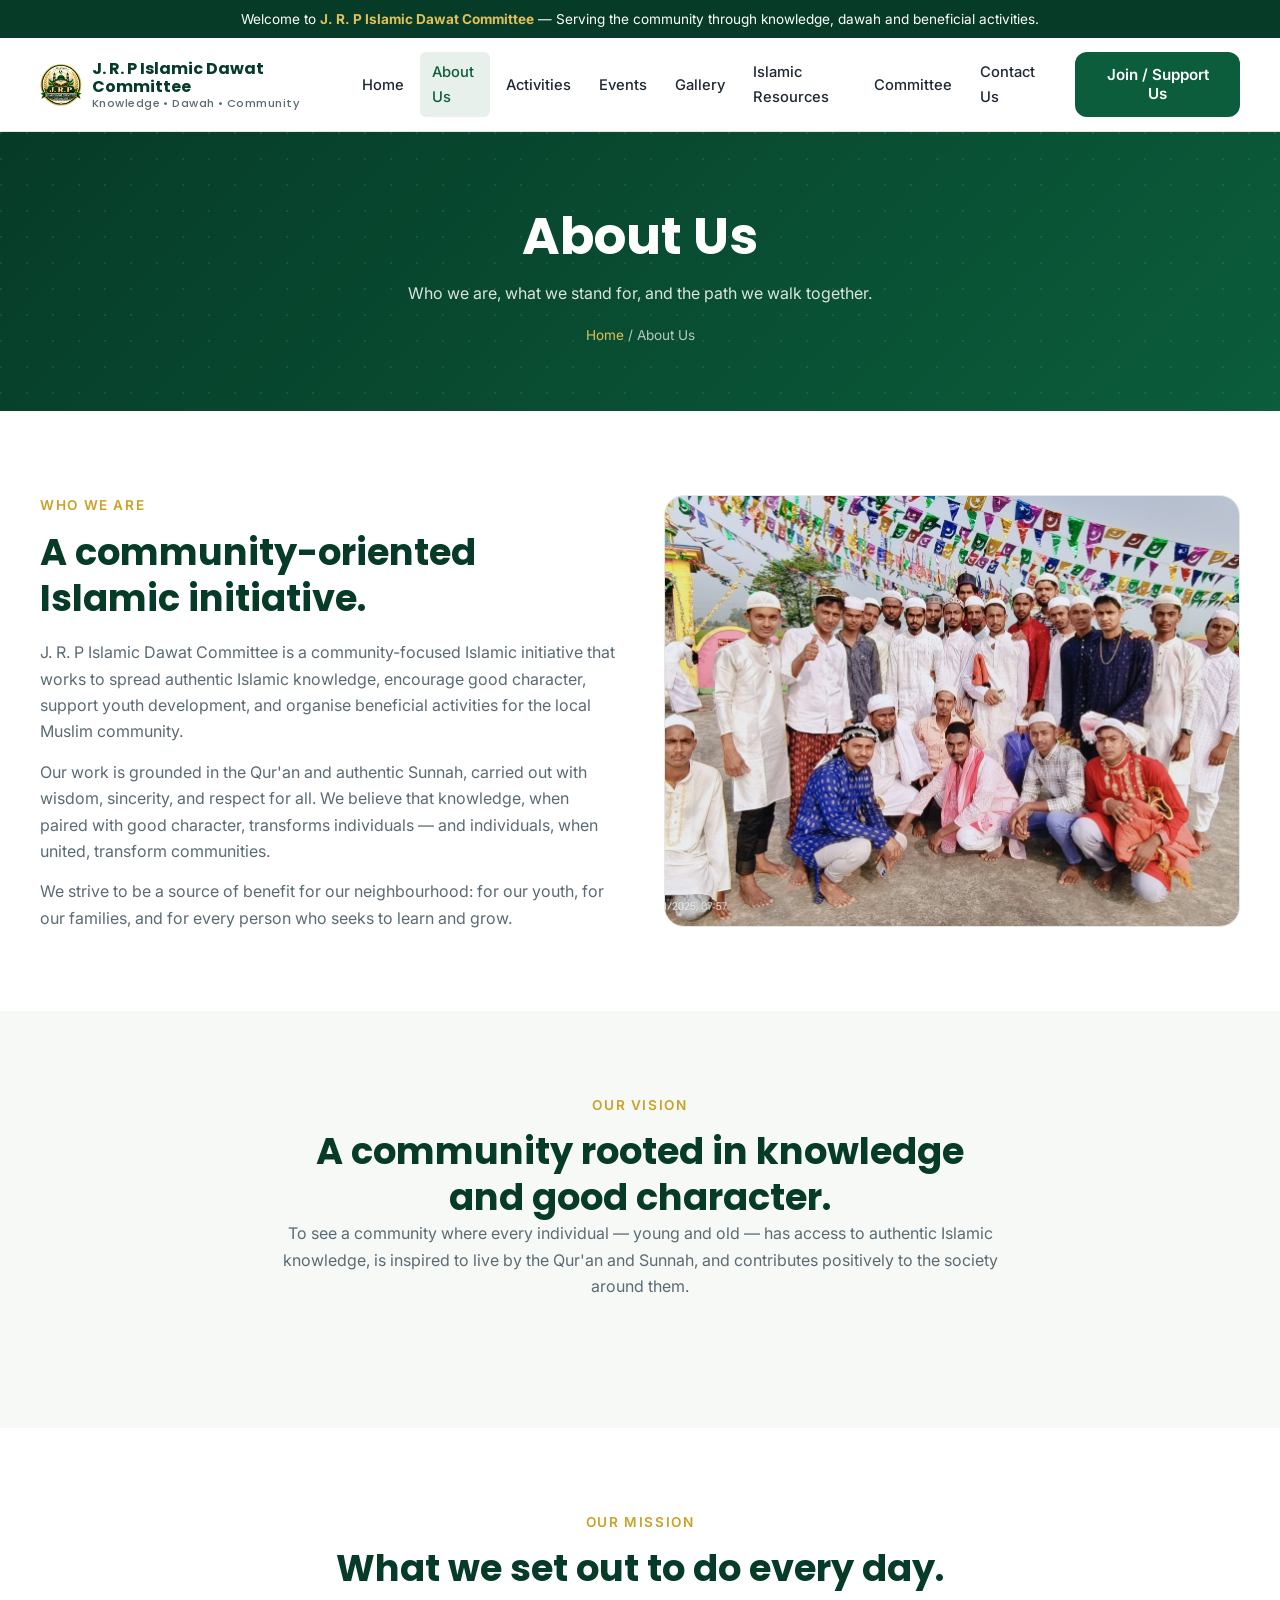
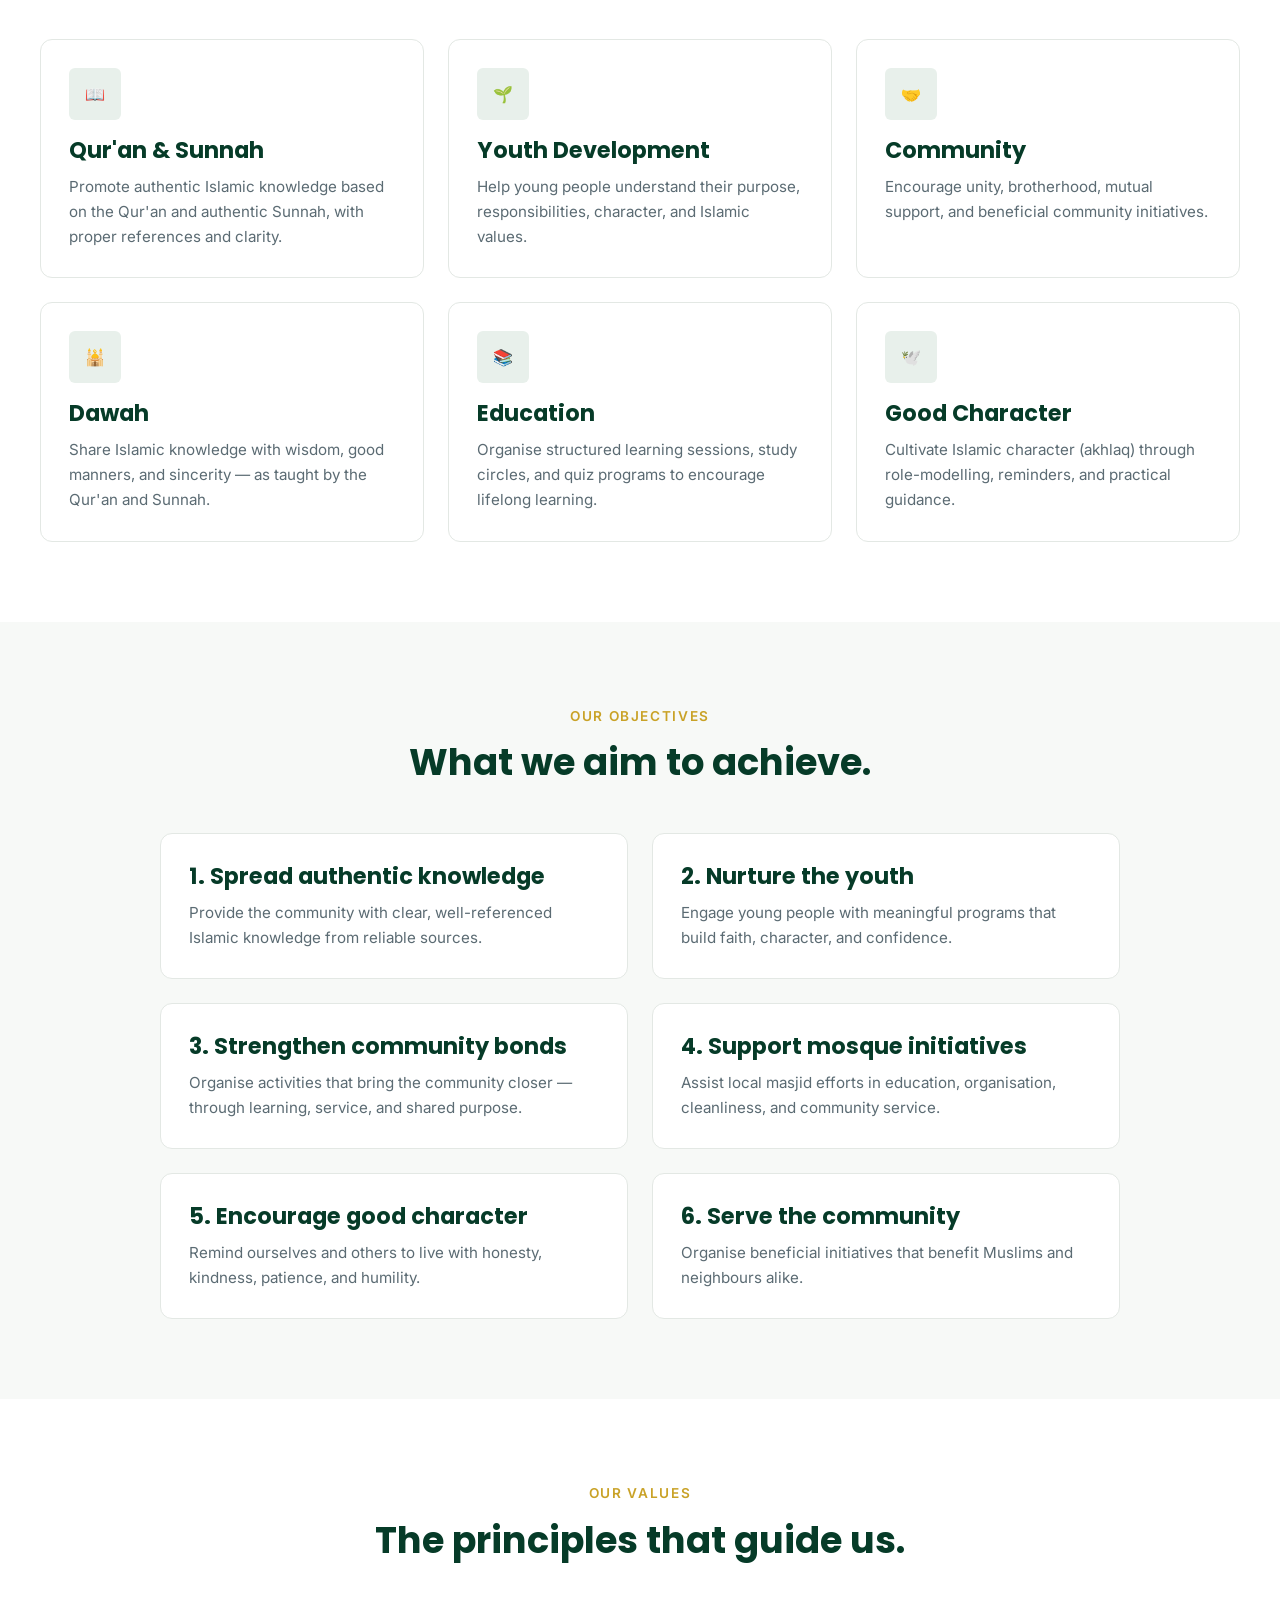
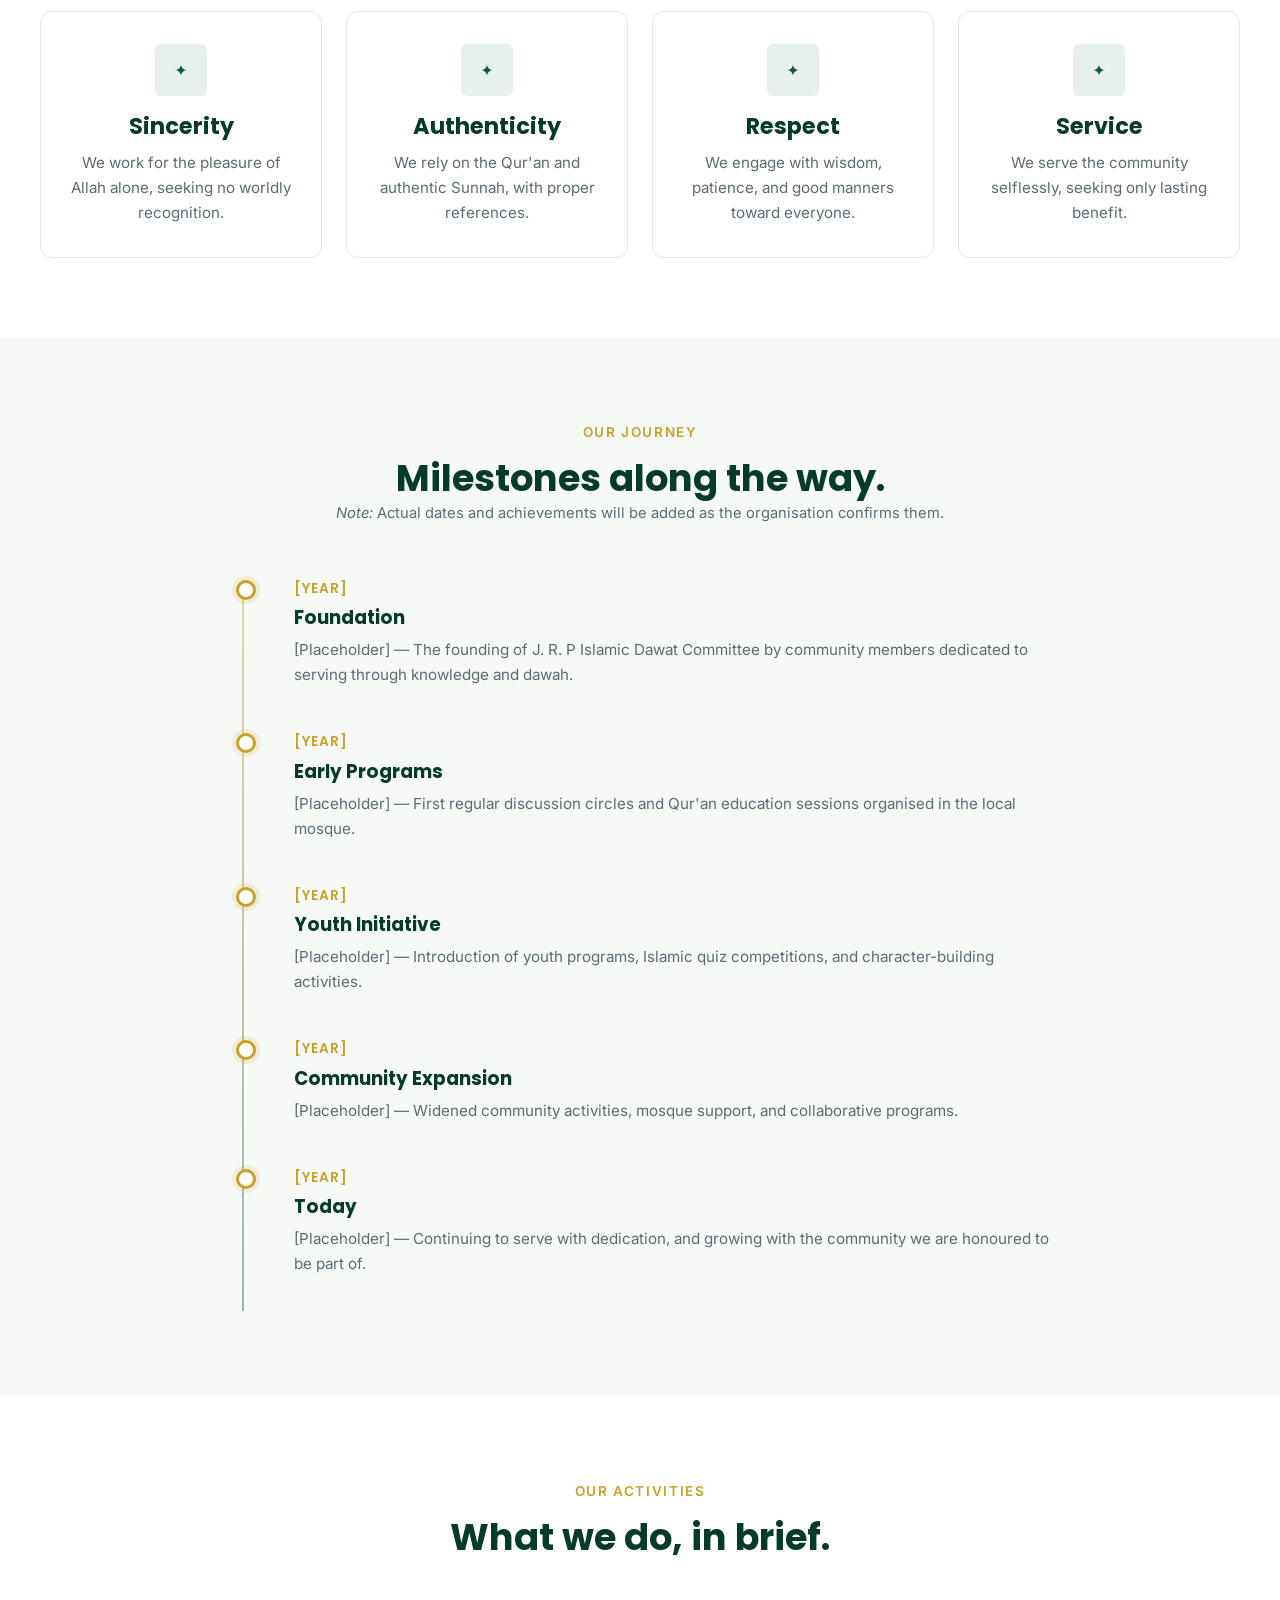
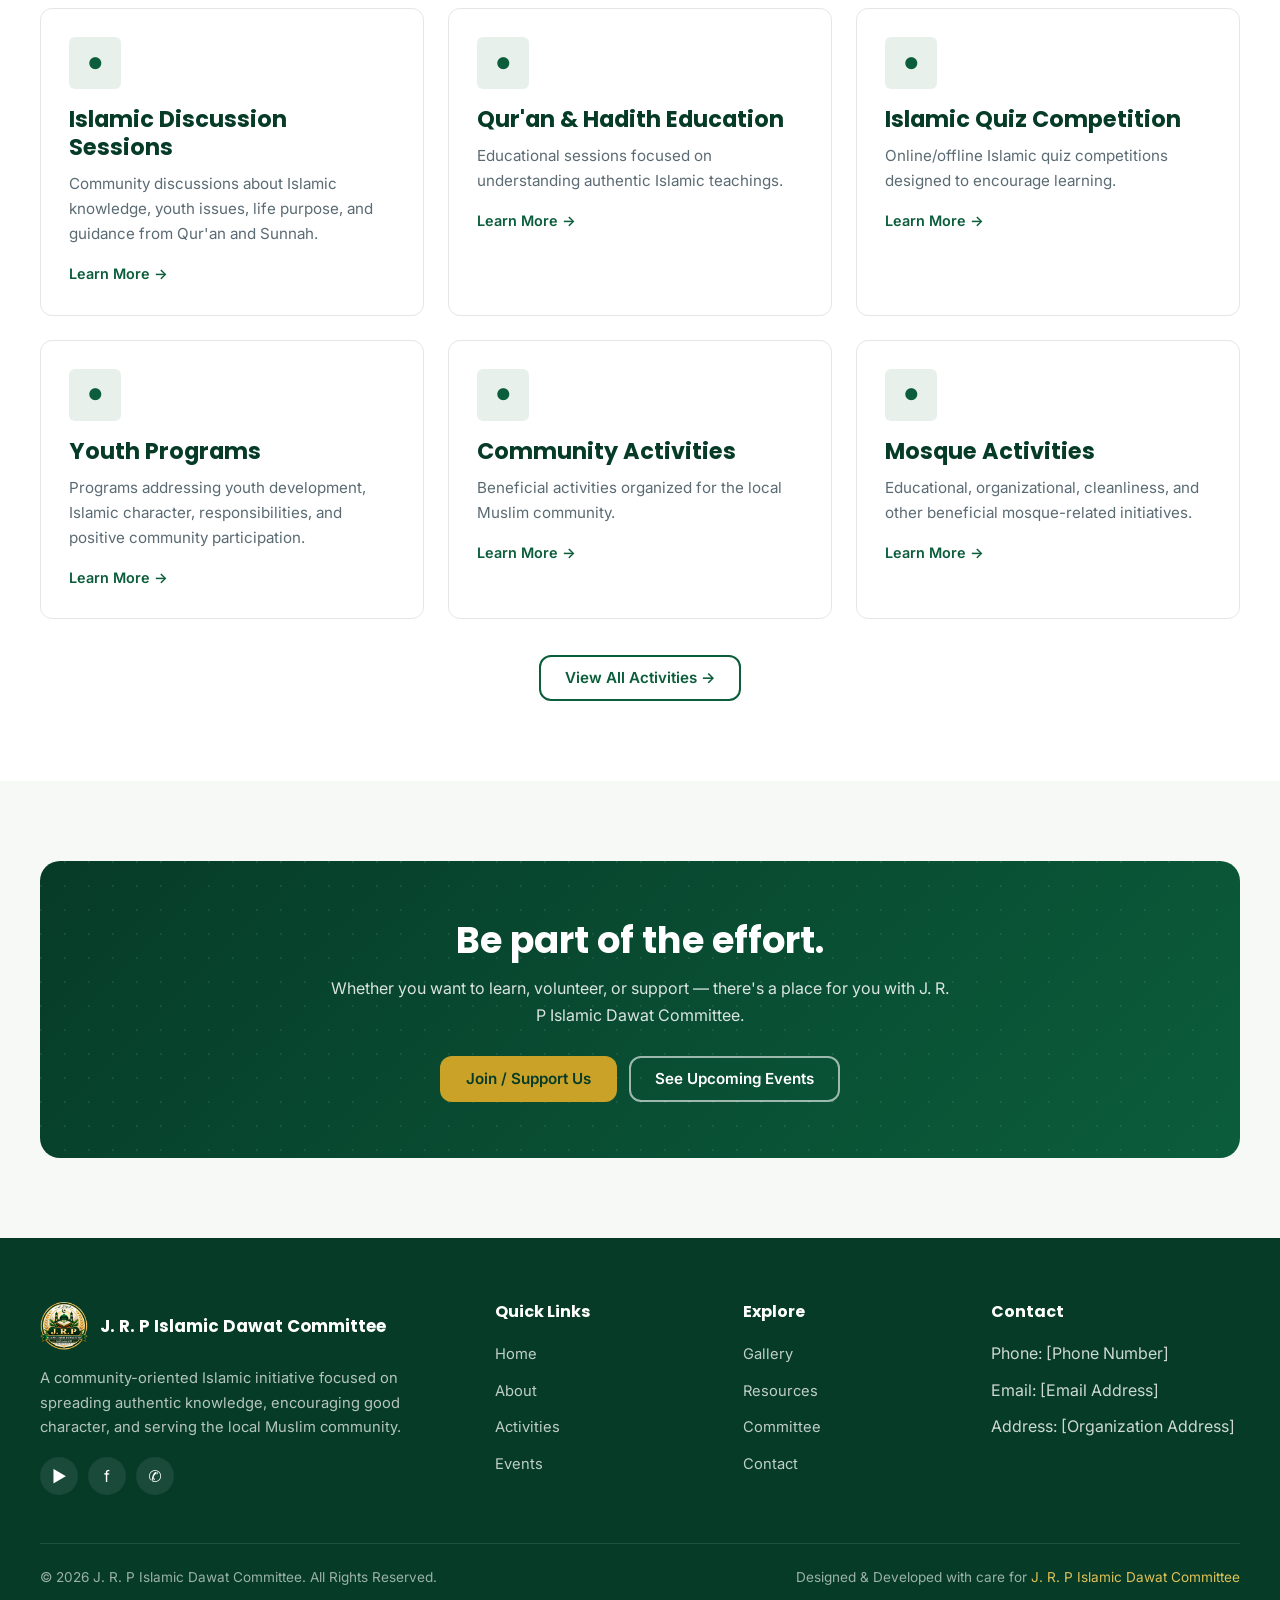
<file: about.html>
<!DOCTYPE html>
<html lang="en">
<head>
<meta charset="UTF-8" />
<meta name="viewport" content="width=device-width, initial-scale=1.0" />
<title>About Us | J. R. P Islamic Dawat Committee</title>
<meta name="description" content="Learn about J. R. P Islamic Dawat Committee — our vision, mission, objectives, values, and journey as a community-focused Islamic dawah organisation." />
<meta name="keywords" content="About J. R. P Islamic Dawat Committee, Islamic organisation, dawah, community, vision, mission" />
<meta property="og:title" content="About Us — J. R. P Islamic Dawat Committee" />
<meta property="og:description" content="Our vision, mission, objectives, values, and journey." />
<meta property="og:type" content="website" />
<link rel="icon" href="images/favicon.ico" />
<link rel="preconnect" href="https://fonts.googleapis.com" />
<link rel="preconnect" href="https://fonts.gstatic.com" crossorigin />
<link href="https://fonts.googleapis.com/css2?family=Inter:wght@400;500;600;700&family=Poppins:wght@500;600;700&family=Noto+Sans+Bengali:wght@400;500;600;700&display=swap" rel="stylesheet" />
<link rel="stylesheet" href="css/style.css" />
<link rel="stylesheet" href="css/responsive.css" />
<style>
  /* ---- Page-specific: Timeline ---- */
  .timeline { position: relative; max-width: 820px; margin: 0 auto; padding-left: 40px; }
  .timeline::before {
    content: ""; position: absolute; left: 12px; top: 6px; bottom: 6px;
    width: 2px; background: linear-gradient(180deg, var(--gold), var(--primary-green));
    opacity: 0.4;
  }
  .timeline__item { position: relative; padding: 0 0 40px 24px; }
  .timeline__item::before {
    content: ""; position: absolute; left: -34px; top: 6px;
    width: 14px; height: 14px; border-radius: 50%;
    background: var(--white); border: 3px solid var(--gold);
    box-shadow: 0 0 0 4px rgba(201,162,39,0.15);
  }
  .timeline__date {
    display: inline-block; font-family: 'Poppins', sans-serif; font-weight: 600;
    color: var(--gold); font-size: 0.85rem; letter-spacing: 0.08em;
    text-transform: uppercase; margin-bottom: 6px;
  }
  .timeline__item h3 { font-size: 1.15rem; margin-bottom: 8px; }
  .timeline__item p { font-size: 0.95rem; }
  .value-card { text-align: center; padding: 32px 24px; }
  .value-card .card__icon { margin: 0 auto 16px; }
  .about-intro {
    display: grid; grid-template-columns: 1fr 1fr; gap: 48px; align-items: center;
  }
  .about-intro__visual {
    aspect-ratio: 4/3; border-radius: var(--radius-lg);
    background: linear-gradient(135deg, var(--light-green), #fff);
    border: 1px solid var(--border);
    display: flex; align-items: center; justify-content: center;
    overflow: hidden; position: relative;
  }
  .about-intro__visual::before {
    content: ""; position: absolute; inset: 0;
    background-image: radial-gradient(circle at 1px 1px, rgba(11,93,59,0.12) 1px, transparent 0);
    background-size: 22px 22px; pointer-events: none;
  }
  .about-intro__visual img { width: 100%; height: 100%; object-fit: cover; position: relative; }
  @media (max-width: 880px) {
    .about-intro { grid-template-columns: 1fr; gap: 32px; }
    .timeline { padding-left: 30px; }
  }
</style>
</head>
<body>

<!-- Announcement Bar -->
<div class="announcement" role="region" aria-label="Announcement">
  Welcome to <strong>J. R. P Islamic Dawat Committee</strong> — Serving the community through knowledge, dawah and beneficial activities.
</div>

<!-- Navbar -->
<header class="navbar">
  <div class="container navbar__inner">
    <a href="index.html" class="navbar__brand" aria-label="Home">
      <img src="images/logo.png" alt="J. R. P Islamic Dawat Committee logo" />
      <span>
        J. R. P Islamic Dawat Committee
        <small>Knowledge • Dawah • Community</small>
      </span>
    </a>
    <nav class="navbar__nav" id="primaryNav" aria-label="Primary">
      <a href="index.html">Home</a>
      <a href="about.html">About Us</a>
      <a href="activities.html">Activities</a>
      <a href="events.html">Events</a>
      <a href="gallery.html">Gallery</a>
      <a href="resources.html">Islamic Resources</a>
      <a href="committee.html">Committee</a>
      <a href="contact.html">Contact Us</a>
    </nav>
    <a href="contact.html" class="btn btn--primary navbar__cta">Join / Support Us</a>
    <button class="navbar__toggle" aria-label="Toggle navigation" aria-controls="primaryNav" aria-expanded="false">
      <span></span><span></span><span></span>
    </button>
  </div>
</header>

<main>

  <!-- Page Header -->
  <section class="page-header">
    <div class="container">
      <h1>About Us</h1>
      <p>Who we are, what we stand for, and the path we walk together.</p>
      <div class="breadcrumb"><a href="index.html">Home</a> / About Us</div>
    </div>
  </section>

  <!-- Who We Are -->
  <section class="section">
    <div class="container">
      <div class="about-intro">
        <div class="reveal">
          <span class="eyebrow" style="color:var(--gold);font-weight:600;letter-spacing:.12em;text-transform:uppercase;font-size:.85rem;">Who We Are</span>
          <h2 style="margin:12px 0 18px;">A community-oriented Islamic initiative.</h2>
          <p style="margin-bottom:14px;">J. R. P Islamic Dawat Committee is a community-focused Islamic initiative that works to spread authentic Islamic knowledge, encourage good character, support youth development, and organise beneficial activities for the local Muslim community.</p>
          <p style="margin-bottom:14px;">Our work is grounded in the Qur'an and authentic Sunnah, carried out with wisdom, sincerity, and respect for all. We believe that knowledge, when paired with good character, transforms individuals — and individuals, when united, transform communities.</p>
          <p>We strive to be a source of benefit for our neighbourhood: for our youth, for our families, and for every person who seeks to learn and grow.</p>
        </div>
        <div class="about-intro__visual reveal">
          <img src="images/hero/about-preview.jpg" alt="Community gathering organised by J. R. P Islamic Dawat Committee" loading="lazy"
               onerror="this.style.display='none';this.parentElement.innerHTML='<span style=\'font-family:Poppins;font-weight:600;color:var(--primary-green);opacity:.55;position:relative;z-index:1;\'>[Community Photo]</span>';" />
        </div>
      </div>
    </div>
  </section>

  <!-- Vision -->
  <section class="section section--alt">
    <div class="container">
      <div class="section-header reveal">
        <span class="eyebrow">Our Vision</span>
        <h2>A community rooted in knowledge and good character.</h2>
        <p>To see a community where every individual — young and old — has access to authentic Islamic knowledge, is inspired to live by the Qur'an and Sunnah, and contributes positively to the society around them.</p>
      </div>
    </div>
  </section>

  <!-- Mission -->
  <section class="section">
    <div class="container">
      <div class="section-header reveal">
        <span class="eyebrow">Our Mission</span>
        <h2>What we set out to do every day.</h2>
      </div>
      <div class="grid grid--3">
        <article class="card reveal">
          <div class="card__icon" aria-hidden="true">📖</div>
          <h3>Qur'an &amp; Sunnah</h3>
          <p>Promote authentic Islamic knowledge based on the Qur'an and authentic Sunnah, with proper references and clarity.</p>
        </article>
        <article class="card reveal">
          <div class="card__icon" aria-hidden="true">🌱</div>
          <h3>Youth Development</h3>
          <p>Help young people understand their purpose, responsibilities, character, and Islamic values.</p>
        </article>
        <article class="card reveal">
          <div class="card__icon" aria-hidden="true">🤝</div>
          <h3>Community</h3>
          <p>Encourage unity, brotherhood, mutual support, and beneficial community initiatives.</p>
        </article>
        <article class="card reveal">
          <div class="card__icon" aria-hidden="true">🕌</div>
          <h3>Dawah</h3>
          <p>Share Islamic knowledge with wisdom, good manners, and sincerity — as taught by the Qur'an and Sunnah.</p>
        </article>
        <article class="card reveal">
          <div class="card__icon" aria-hidden="true">📚</div>
          <h3>Education</h3>
          <p>Organise structured learning sessions, study circles, and quiz programs to encourage lifelong learning.</p>
        </article>
        <article class="card reveal">
          <div class="card__icon" aria-hidden="true">🕊️</div>
          <h3>Good Character</h3>
          <p>Cultivate Islamic character (akhlaq) through role-modelling, reminders, and practical guidance.</p>
        </article>
      </div>
    </div>
  </section>

  <!-- Objectives -->
  <section class="section section--alt">
    <div class="container">
      <div class="section-header reveal">
        <span class="eyebrow">Our Objectives</span>
        <h2>What we aim to achieve.</h2>
      </div>
      <div class="grid grid--2" style="max-width:960px;margin:0 auto;">
        <article class="card reveal">
          <h3>1. Spread authentic knowledge</h3>
          <p>Provide the community with clear, well-referenced Islamic knowledge from reliable sources.</p>
        </article>
        <article class="card reveal">
          <h3>2. Nurture the youth</h3>
          <p>Engage young people with meaningful programs that build faith, character, and confidence.</p>
        </article>
        <article class="card reveal">
          <h3>3. Strengthen community bonds</h3>
          <p>Organise activities that bring the community closer — through learning, service, and shared purpose.</p>
        </article>
        <article class="card reveal">
          <h3>4. Support mosque initiatives</h3>
          <p>Assist local masjid efforts in education, organisation, cleanliness, and community service.</p>
        </article>
        <article class="card reveal">
          <h3>5. Encourage good character</h3>
          <p>Remind ourselves and others to live with honesty, kindness, patience, and humility.</p>
        </article>
        <article class="card reveal">
          <h3>6. Serve the community</h3>
          <p>Organise beneficial initiatives that benefit Muslims and neighbours alike.</p>
        </article>
      </div>
    </div>
  </section>

  <!-- Values -->
  <section class="section">
    <div class="container">
      <div class="section-header reveal">
        <span class="eyebrow">Our Values</span>
        <h2>The principles that guide us.</h2>
      </div>
      <div class="grid grid--4">
        <article class="card value-card reveal">
          <div class="card__icon" aria-hidden="true">✦</div>
          <h3>Sincerity</h3>
          <p>We work for the pleasure of Allah alone, seeking no worldly recognition.</p>
        </article>
        <article class="card value-card reveal">
          <div class="card__icon" aria-hidden="true">✦</div>
          <h3>Authenticity</h3>
          <p>We rely on the Qur'an and authentic Sunnah, with proper references.</p>
        </article>
        <article class="card value-card reveal">
          <div class="card__icon" aria-hidden="true">✦</div>
          <h3>Respect</h3>
          <p>We engage with wisdom, patience, and good manners toward everyone.</p>
        </article>
        <article class="card value-card reveal">
          <div class="card__icon" aria-hidden="true">✦</div>
          <h3>Service</h3>
          <p>We serve the community selflessly, seeking only lasting benefit.</p>
        </article>
      </div>
    </div>
  </section>

  <!-- Journey / Timeline -->
  <section class="section section--alt">
    <div class="container">
      <div class="section-header reveal">
        <span class="eyebrow">Our Journey</span>
        <h2>Milestones along the way.</h2>
        <p style="font-size:.92rem;">
          <em>Note:</em> Actual dates and achievements will be added as the organisation confirms them.
        </p>
      </div>

      <div class="timeline">
        <div class="timeline__item reveal">
          <span class="timeline__date">[Year]</span>
          <h3>Foundation</h3>
          <p>[Placeholder] — The founding of J. R. P Islamic Dawat Committee by community members dedicated to serving through knowledge and dawah.</p>
        </div>
        <div class="timeline__item reveal">
          <span class="timeline__date">[Year]</span>
          <h3>Early Programs</h3>
          <p>[Placeholder] — First regular discussion circles and Qur'an education sessions organised in the local mosque.</p>
        </div>
        <div class="timeline__item reveal">
          <span class="timeline__date">[Year]</span>
          <h3>Youth Initiative</h3>
          <p>[Placeholder] — Introduction of youth programs, Islamic quiz competitions, and character-building activities.</p>
        </div>
        <div class="timeline__item reveal">
          <span class="timeline__date">[Year]</span>
          <h3>Community Expansion</h3>
          <p>[Placeholder] — Widened community activities, mosque support, and collaborative programs.</p>
        </div>
        <div class="timeline__item reveal">
          <span class="timeline__date">[Year]</span>
          <h3>Today</h3>
          <p>[Placeholder] — Continuing to serve with dedication, and growing with the community we are honoured to be part of.</p>
        </div>
      </div>
    </div>
  </section>

  <!-- Activities Summary -->
  <section class="section">
    <div class="container">
      <div class="section-header reveal">
        <span class="eyebrow">Our Activities</span>
        <h2>What we do, in brief.</h2>
      </div>
      <div class="grid grid--3" id="aboutActivities"></div>
      <div class="text-center" style="margin-top:36px;">
        <a href="activities.html" class="btn btn--outline">View All Activities →</a>
      </div>
    </div>
  </section>

  <!-- CTA -->
  <section class="section section--alt">
    <div class="container">
      <div class="cta-banner reveal">
        <h2>Be part of the effort.</h2>
        <p>Whether you want to learn, volunteer, or support — there's a place for you with J. R. P Islamic Dawat Committee.</p>
        <div class="btn-group">
          <a href="contact.html" class="btn btn--gold">Join / Support Us</a>
          <a href="events.html" class="btn btn--ghost-light">See Upcoming Events</a>
        </div>
      </div>
    </div>
  </section>

</main>

<!-- Footer -->
<footer class="footer">
  <div class="container">
    <div class="footer__grid">
      <div>
        <div class="footer__brand">
          <img src="images/logo.png" alt="J. R. P Islamic Dawat Committee logo" />
          <strong>J. R. P Islamic Dawat Committee</strong>
        </div>
        <p>A community-oriented Islamic initiative focused on spreading authentic knowledge, encouraging good character, and serving the local Muslim community.</p>
        <div class="footer__social">
          <a href="[YouTube URL]" aria-label="YouTube" target="_blank" rel="noopener">▶</a>
          <a href="[Facebook URL]" aria-label="Facebook" target="_blank" rel="noopener">f</a>
          <a href="[WhatsApp URL]" aria-label="WhatsApp" target="_blank" rel="noopener">✆</a>
        </div>
      </div>
      <div>
        <h4>Quick Links</h4>
        <ul>
          <li><a href="index.html">Home</a></li>
          <li><a href="about.html">About</a></li>
          <li><a href="activities.html">Activities</a></li>
          <li><a href="events.html">Events</a></li>
        </ul>
      </div>
      <div>
        <h4>Explore</h4>
        <ul>
          <li><a href="gallery.html">Gallery</a></li>
          <li><a href="resources.html">Resources</a></li>
          <li><a href="committee.html">Committee</a></li>
          <li><a href="contact.html">Contact</a></li>
        </ul>
      </div>
      <div>
        <h4>Contact</h4>
        <ul>
          <li>Phone: [Phone Number]</li>
          <li>Email: [Email Address]</li>
          <li>Address: [Organization Address]</li>
        </ul>
      </div>
    </div>
    <div class="footer__bottom">
      <span>© <span data-year>2026</span> J. R. P Islamic Dawat Committee. All Rights Reserved.</span>
      <span>Designed &amp; Developed with care for <em>J. R. P Islamic Dawat Committee</em></span>
    </div>
  </div>
</footer>

<script src="js/data.js"></script>
<script src="js/main.js"></script>
<script>
(function () {
  const U = window.JRPUtils;
  const grid = document.getElementById('aboutActivities');
  if (!grid) return;
  grid.innerHTML = activities.map(a => `
    <article class="card reveal">
      <div class="card__icon" aria-hidden="true">●</div>
      <h3>${U.escape(a.title)}</h3>
      <p>${U.escape(a.short)}</p>
      <a class="card__link" href="activities.html#${U.escape(a.id)}">Learn More →</a>
    </article>
  `).join('');
  // Reveal re-check for injected items
  document.querySelectorAll('.reveal:not(.is-visible)').forEach(el => {
    if (el.getBoundingClientRect().top < window.innerHeight) el.classList.add('is-visible');
  });
})();
</script>
</body>
</html>
</file>
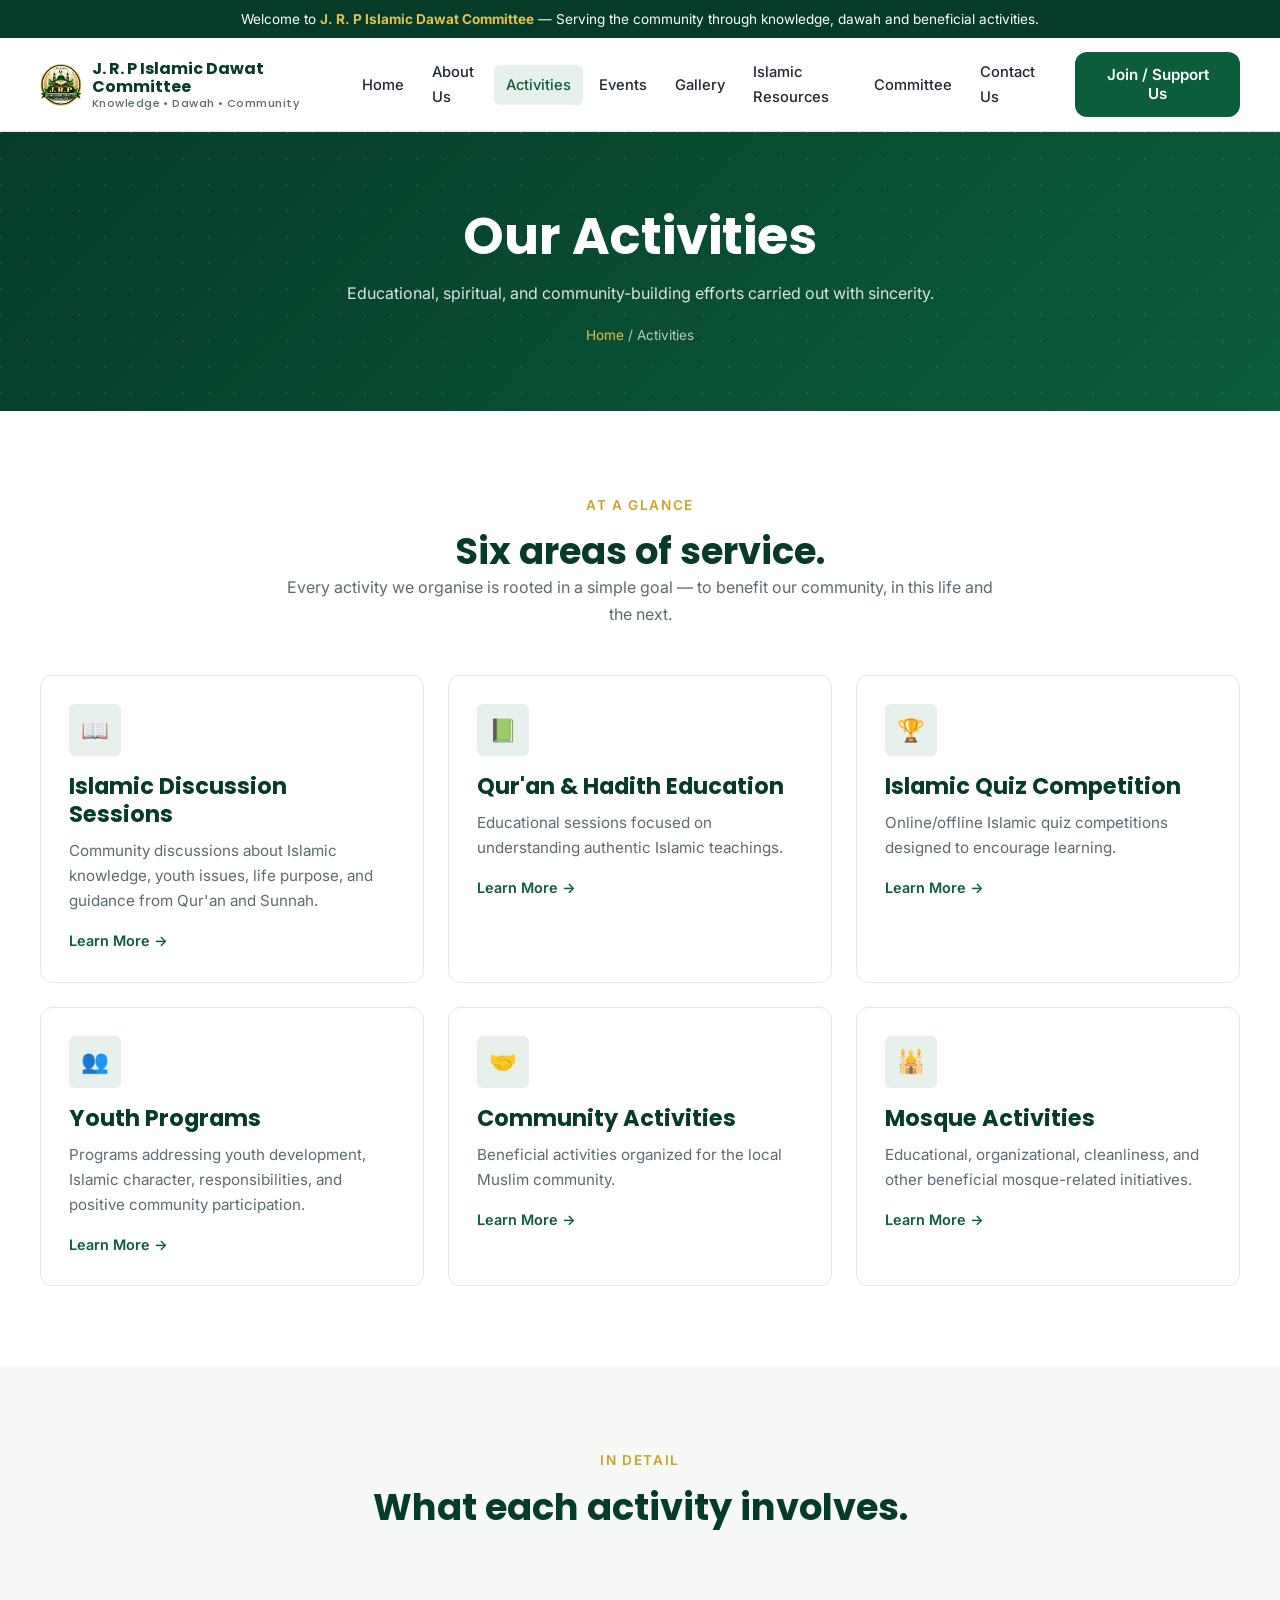
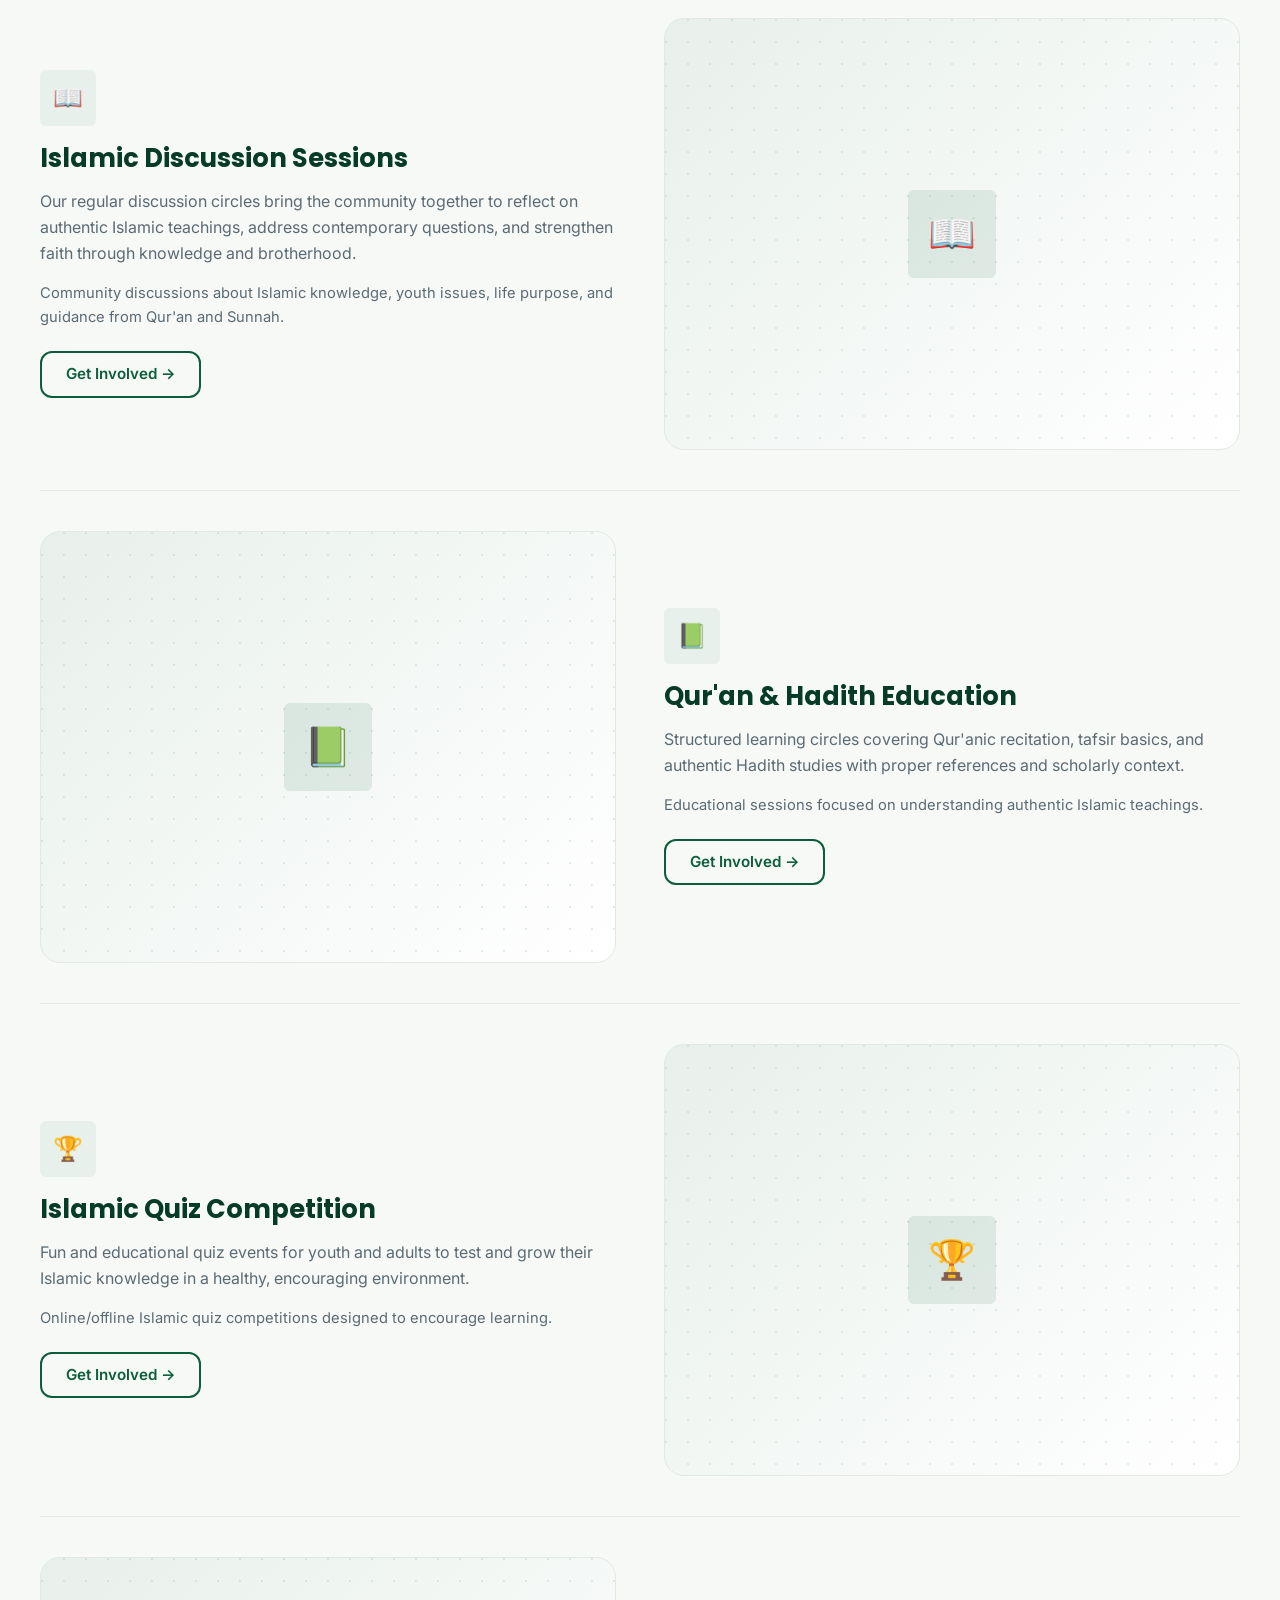
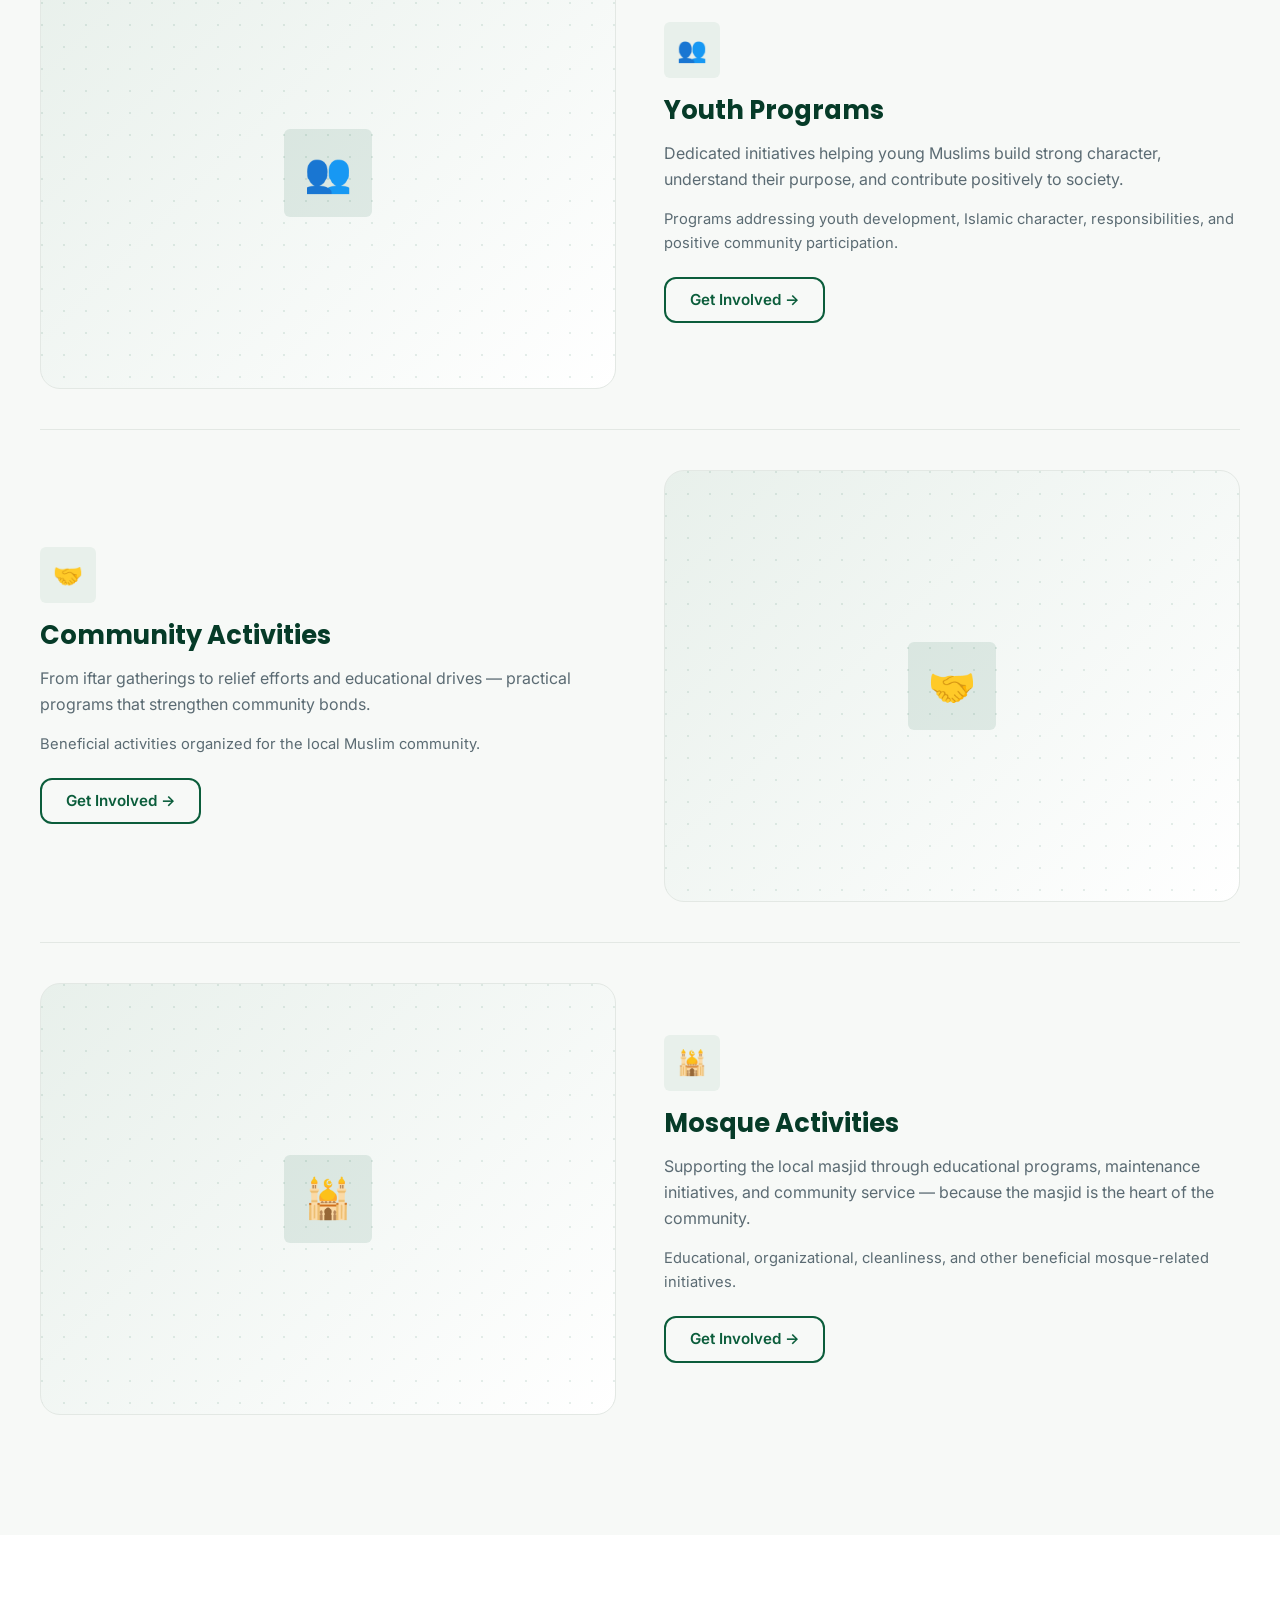
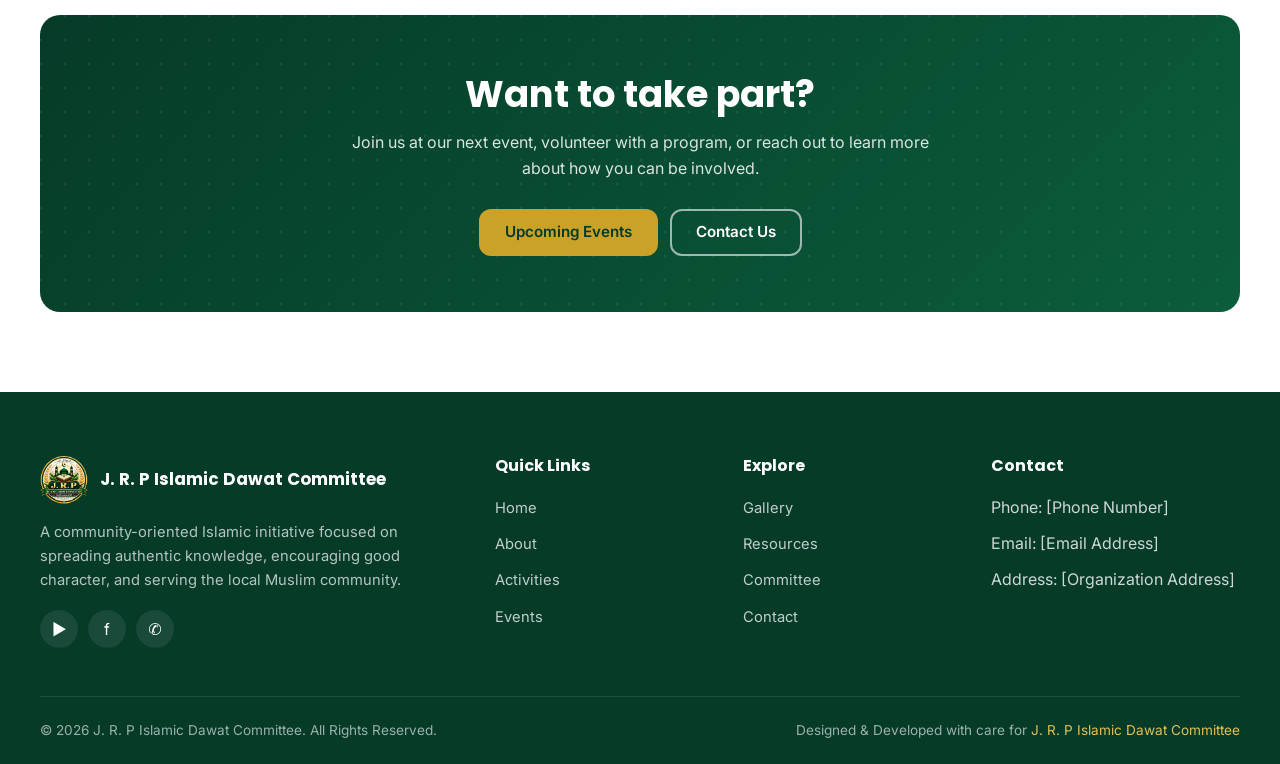
<file: activities.html>
<!DOCTYPE html>
<html lang="en">
<head>
<meta charset="UTF-8" />
<meta name="viewport" content="width=device-width, initial-scale=1.0" />
<title>Activities | J. R. P Islamic Dawat Committee</title>
<meta name="description" content="Explore the activities of J. R. P Islamic Dawat Committee — Islamic discussions, Qur'an & Hadith education, quiz competitions, youth programs, community and mosque initiatives." />
<meta name="keywords" content="Islamic activities, dawah programs, Qur'an education, Hadith study, youth programs, Islamic quiz, mosque activities" />
<meta property="og:title" content="Activities — J. R. P Islamic Dawat Committee" />
<meta property="og:description" content="Islamic discussions, education, youth programs, and community initiatives." />
<meta property="og:type" content="website" />
<link rel="icon" href="images/favicon.ico" />
<link rel="preconnect" href="https://fonts.googleapis.com" />
<link rel="preconnect" href="https://fonts.gstatic.com" crossorigin />
<link href="https://fonts.googleapis.com/css2?family=Inter:wght@400;500;600;700&family=Poppins:wght@500;600;700&family=Noto+Sans+Bengali:wght@400;500;600;700&display=swap" rel="stylesheet" />
<link rel="stylesheet" href="css/style.css" />
<link rel="stylesheet" href="css/responsive.css" />
<style>
  .activity-block {
    display: grid; grid-template-columns: 1fr 1fr; gap: 48px;
    align-items: center; padding: 40px 0;
    border-bottom: 1px solid var(--border);
  }
  .activity-block:last-of-type { border-bottom: none; }
  .activity-block:nth-child(even) .activity-block__visual { order: -1; }
  .activity-block__visual {
    aspect-ratio: 4/3; border-radius: var(--radius-lg);
    background: linear-gradient(135deg, var(--light-green), #fff);
    border: 1px solid var(--border);
    display: flex; align-items: center; justify-content: center;
    overflow: hidden; position: relative;
  }
  .activity-block__visual::before {
    content: ""; position: absolute; inset: 0;
    background-image: radial-gradient(circle at 1px 1px, rgba(11,93,59,0.1) 1px, transparent 0);
    background-size: 22px 22px; pointer-events: none;
  }
  .activity-block__icon {
    width: 56px; height: 56px; border-radius: var(--radius-sm);
    background: var(--light-green); color: var(--primary-green);
    display: inline-flex; align-items: center; justify-content: center;
    font-size: 1.5rem; margin-bottom: 16px;
  }
  .activity-block__visual .activity-block__icon {
    margin: 0; width: 88px; height: 88px; font-size: 2.4rem;
    background: rgba(11,93,59,0.1); position: relative; z-index: 1;
  }
  @media (max-width: 880px) {
    .activity-block { grid-template-columns: 1fr; gap: 24px; }
    .activity-block:nth-child(even) .activity-block__visual { order: 0; }
  }
</style>
</head>
<body>

<!-- Announcement Bar -->
<div class="announcement" role="region" aria-label="Announcement">
  Welcome to <strong>J. R. P Islamic Dawat Committee</strong> — Serving the community through knowledge, dawah and beneficial activities.
</div>

<!-- Navbar -->
<header class="navbar">
  <div class="container navbar__inner">
    <a href="index.html" class="navbar__brand" aria-label="Home">
      <img src="images/logo.png" alt="J. R. P Islamic Dawat Committee logo" />
      <span>
        J. R. P Islamic Dawat Committee
        <small>Knowledge • Dawah • Community</small>
      </span>
    </a>
    <nav class="navbar__nav" id="primaryNav" aria-label="Primary">
      <a href="index.html">Home</a>
      <a href="about.html">About Us</a>
      <a href="activities.html">Activities</a>
      <a href="events.html">Events</a>
      <a href="gallery.html">Gallery</a>
      <a href="resources.html">Islamic Resources</a>
      <a href="committee.html">Committee</a>
      <a href="contact.html">Contact Us</a>
    </nav>
    <a href="contact.html" class="btn btn--primary navbar__cta">Join / Support Us</a>
    <button class="navbar__toggle" aria-label="Toggle navigation" aria-controls="primaryNav" aria-expanded="false">
      <span></span><span></span><span></span>
    </button>
  </div>
</header>

<main>

  <!-- Page Header -->
  <section class="page-header">
    <div class="container">
      <h1>Our Activities</h1>
      <p>Educational, spiritual, and community-building efforts carried out with sincerity.</p>
      <div class="breadcrumb"><a href="index.html">Home</a> / Activities</div>
    </div>
  </section>

  <!-- Overview Cards -->
  <section class="section">
    <div class="container">
      <div class="section-header reveal">
        <span class="eyebrow">At a Glance</span>
        <h2>Six areas of service.</h2>
        <p>Every activity we organise is rooted in a simple goal — to benefit our community, in this life and the next.</p>
      </div>
      <div class="grid grid--3" id="activityGrid"></div>
    </div>
  </section>

  <!-- Detailed Blocks -->
  <section class="section section--alt">
    <div class="container">
      <div class="section-header reveal">
        <span class="eyebrow">In Detail</span>
        <h2>What each activity involves.</h2>
      </div>
      <div id="activityDetails"></div>
    </div>
  </section>

  <!-- CTA -->
  <section class="section">
    <div class="container">
      <div class="cta-banner reveal">
        <h2>Want to take part?</h2>
        <p>Join us at our next event, volunteer with a program, or reach out to learn more about how you can be involved.</p>
        <div class="btn-group">
          <a href="events.html" class="btn btn--gold">Upcoming Events</a>
          <a href="contact.html" class="btn btn--ghost-light">Contact Us</a>
        </div>
      </div>
    </div>
  </section>

</main>

<!-- Footer -->
<footer class="footer">
  <div class="container">
    <div class="footer__grid">
      <div>
        <div class="footer__brand">
          <img src="images/logo.png" alt="J. R. P Islamic Dawat Committee logo" />
          <strong>J. R. P Islamic Dawat Committee</strong>
        </div>
        <p>A community-oriented Islamic initiative focused on spreading authentic knowledge, encouraging good character, and serving the local Muslim community.</p>
        <div class="footer__social">
          <a href="[YouTube URL]" aria-label="YouTube" target="_blank" rel="noopener">▶</a>
          <a href="[Facebook URL]" aria-label="Facebook" target="_blank" rel="noopener">f</a>
          <a href="[WhatsApp URL]" aria-label="WhatsApp" target="_blank" rel="noopener">✆</a>
        </div>
      </div>
      <div>
        <h4>Quick Links</h4>
        <ul>
          <li><a href="index.html">Home</a></li>
          <li><a href="about.html">About</a></li>
          <li><a href="activities.html">Activities</a></li>
          <li><a href="events.html">Events</a></li>
        </ul>
      </div>
      <div>
        <h4>Explore</h4>
        <ul>
          <li><a href="gallery.html">Gallery</a></li>
          <li><a href="resources.html">Resources</a></li>
          <li><a href="committee.html">Committee</a></li>
          <li><a href="contact.html">Contact</a></li>
        </ul>
      </div>
      <div>
        <h4>Contact</h4>
        <ul>
          <li>Phone: [Phone Number]</li>
          <li>Email: [Email Address]</li>
          <li>Address: [Organization Address]</li>
        </ul>
      </div>
    </div>
    <div class="footer__bottom">
      <span>© <span data-year>2026</span> J. R. P Islamic Dawat Committee. All Rights Reserved.</span>
      <span>Designed &amp; Developed with care for <em>J. R. P Islamic Dawat Committee</em></span>
    </div>
  </div>
</footer>

<script src="js/data.js"></script>
<script src="js/main.js"></script>
<script>
(function () {
  const U = window.JRPUtils;

  const iconMap = {
    book: '📖',
    quran: '📗',
    trophy: '🏆',
    users: '👥',
    hands: '🤝',
    mosque: '🕌'
  };

  // Overview grid
  const grid = document.getElementById('activityGrid');
  if (grid) {
    grid.innerHTML = activities.map(a => `
      <article class="card reveal">
        <div class="card__icon" aria-hidden="true" style="font-size:1.4rem;">${iconMap[a.icon] || '●'}</div>
        <h3>${U.escape(a.title)}</h3>
        <p>${U.escape(a.short)}</p>
        <a class="card__link" href="#${U.escape(a.id)}">Learn More →</a>
      </article>
    `).join('');
  }

  // Detailed alternating blocks
  const details = document.getElementById('activityDetails');
  if (details) {
    details.innerHTML = activities.map(a => `
      <section class="activity-block reveal" id="${U.escape(a.id)}">
        <div>
          <div class="activity-block__icon" aria-hidden="true">${iconMap[a.icon] || '●'}</div>
          <h2 style="font-size:1.6rem;margin-bottom:14px;">${U.escape(a.title)}</h2>
          <p style="margin-bottom:14px;">${U.escape(a.long)}</p>
          <p style="font-size:.92rem;">${U.escape(a.short)}</p>
          <div style="margin-top:22px;">
            <a href="contact.html" class="btn btn--outline">Get Involved →</a>
          </div>
        </div>
        <div class="activity-block__visual" aria-hidden="true">
          <div class="activity-block__icon">${iconMap[a.icon] || '●'}</div>
        </div>
      </section>
    `).join('');
  }

  // Reveal re-check for injected items
  document.querySelectorAll('.reveal:not(.is-visible)').forEach(el => {
    if (el.getBoundingClientRect().top < window.innerHeight) el.classList.add('is-visible');
  });

  // Smooth-scroll when navigating to an anchor within this page
  if (location.hash) {
    const target = document.querySelector(location.hash);
    if (target) setTimeout(() => target.scrollIntoView({ behavior: 'smooth', block: 'start' }), 100);
  }
})();
</script>
</body>
</html>
</file>
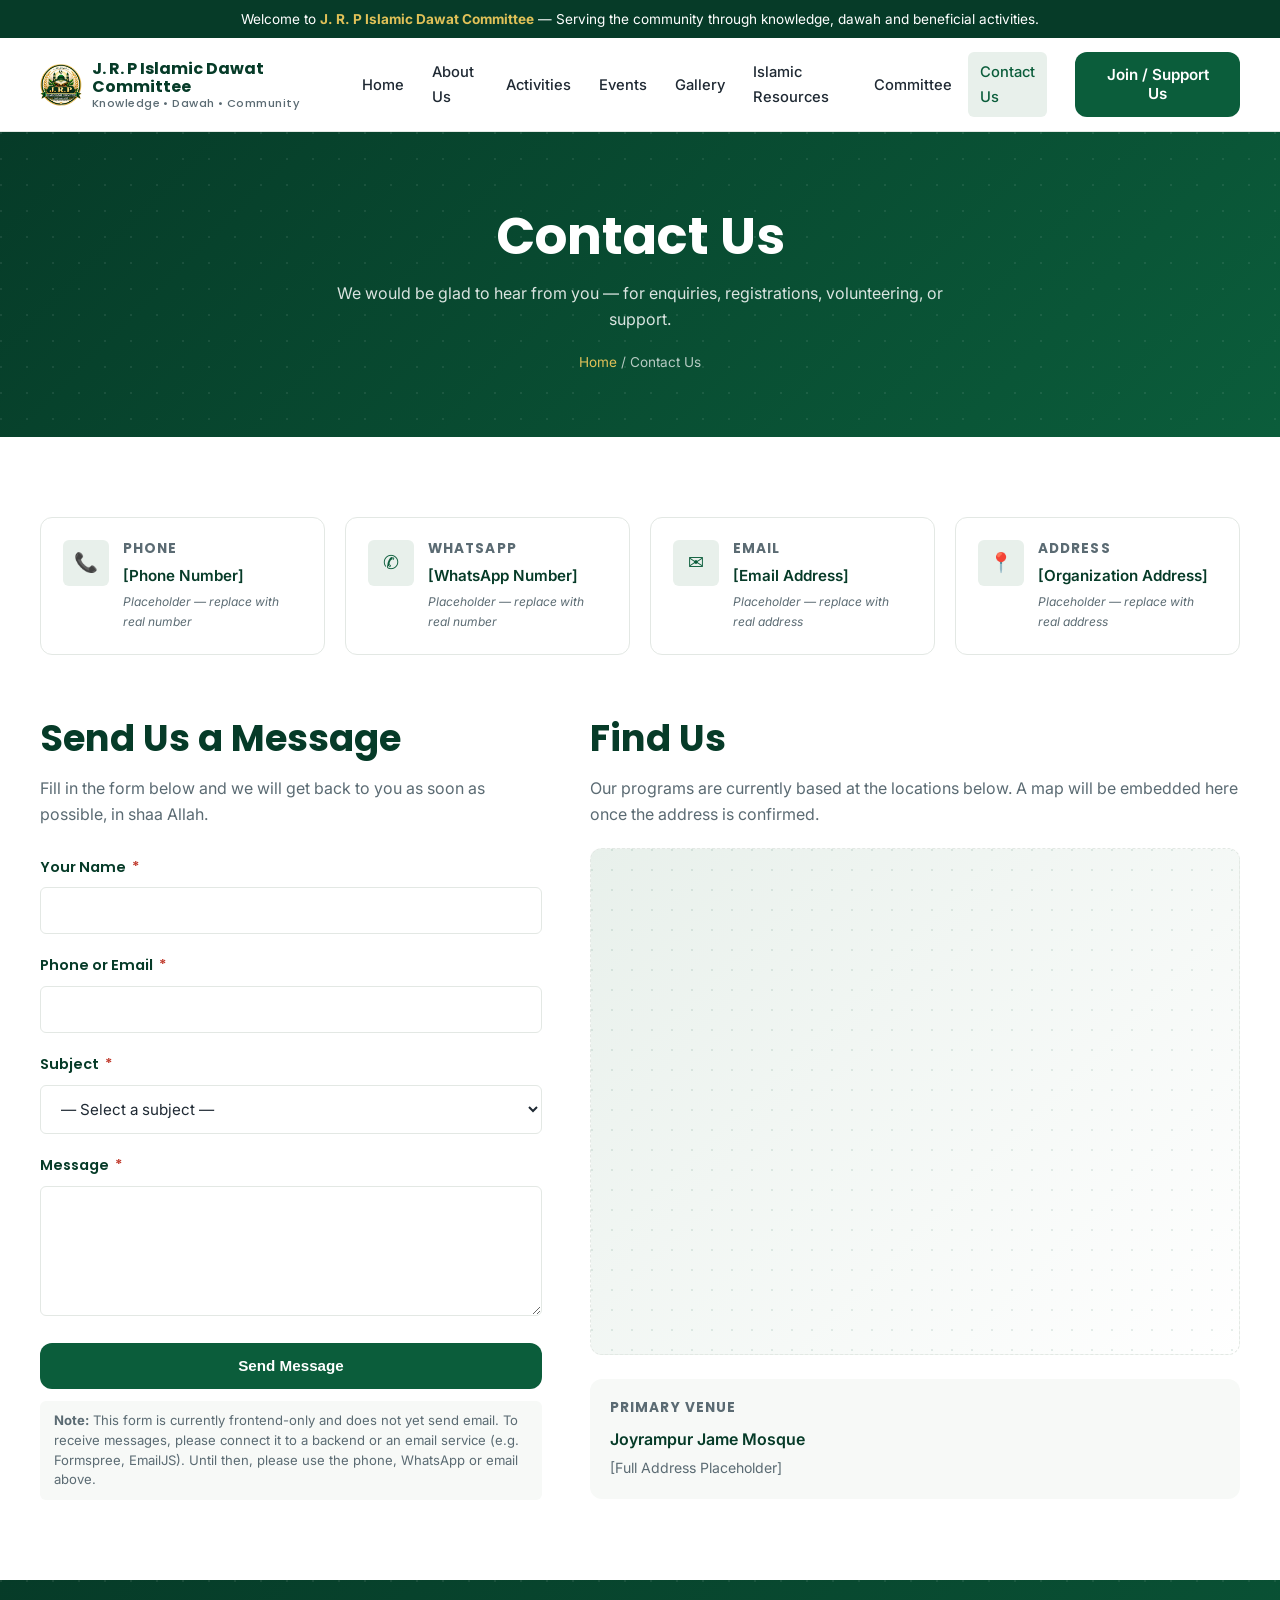
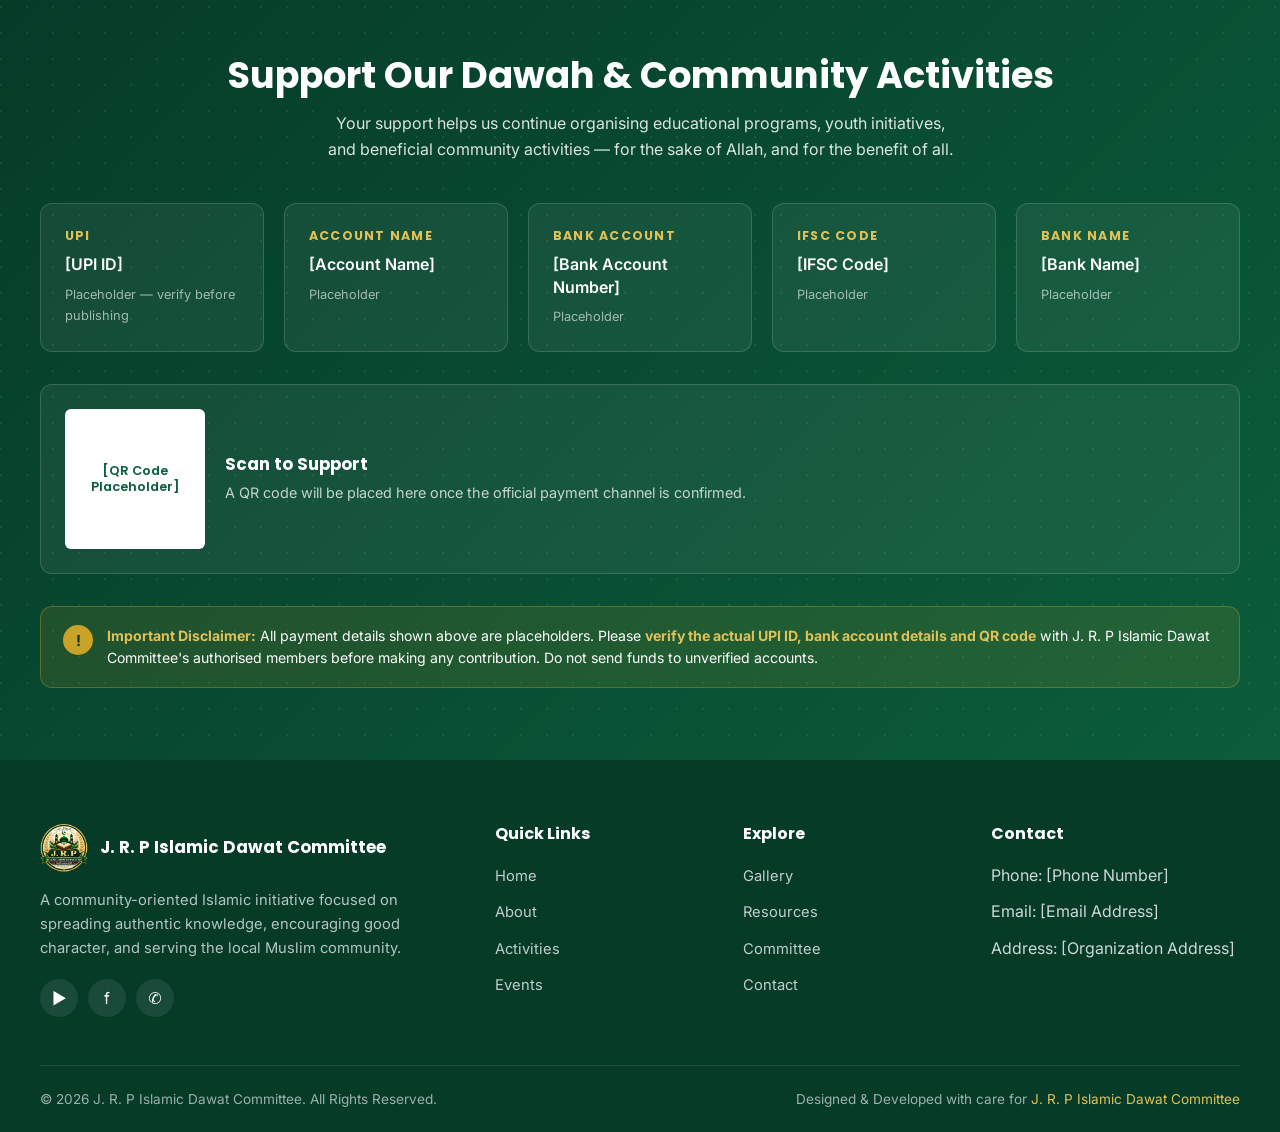
<file: contact.html>
<!DOCTYPE html>
<html lang="en">
<head>
<meta charset="UTF-8" />
<meta name="viewport" content="width=device-width, initial-scale=1.0" />
<title>Contact Us | J. R. P Islamic Dawat Committee</title>
<meta name="description" content="Get in touch with J. R. P Islamic Dawat Committee — reach out for enquiries, event registration, volunteering, or to support our dawah and community activities." />
<meta name="keywords" content="contact J. R. P Islamic Dawat Committee, dawah enquiry, volunteer, support, donate" />
<meta property="og:title" content="Contact Us — J. R. P Islamic Dawat Committee" />
<meta property="og:description" content="Reach out, volunteer, or support our activities." />
<meta property="og:type" content="website" />
<link rel="icon" href="images/favicon.ico" />
<link rel="preconnect" href="https://fonts.googleapis.com" />
<link rel="preconnect" href="https://fonts.gstatic.com" crossorigin />
<link href="https://fonts.googleapis.com/css2?family=Inter:wght@400;500;600;700&family=Poppins:wght@500;600;700&family=Noto+Sans+Bengali:wght@400;500;600;700&display=swap" rel="stylesheet" />
<link rel="stylesheet" href="css/style.css" />
<link rel="stylesheet" href="css/responsive.css" />
<style>
  /* ---------- Contact Info Cards ---------- */
  .contact-info-grid {
    display: grid;
    grid-template-columns: repeat(auto-fit, minmax(220px, 1fr));
    gap: 20px;
    margin-bottom: 60px;
  }
  .contact-info {
    display: flex;
    gap: 14px;
    padding: 22px;
    background: var(--white);
    border: 1px solid var(--border);
    border-radius: var(--radius);
    transition: all var(--transition);
  }
  .contact-info:hover { border-color: var(--gold); box-shadow: var(--shadow); }
  .contact-info__icon {
    width: 46px; height: 46px; flex-shrink: 0;
    background: var(--light-green);
    color: var(--primary-green);
    border-radius: var(--radius-sm);
    display: flex; align-items: center; justify-content: center;
    font-size: 1.2rem;
  }
  .contact-info h4 {
    font-size: 0.85rem;
    text-transform: uppercase;
    letter-spacing: 0.08em;
    color: var(--text-muted);
    margin-bottom: 6px;
    font-family: 'Poppins', sans-serif;
  }
  .contact-info p {
    font-size: 0.95rem;
    color: var(--dark-green);
    font-weight: 600;
    word-break: break-word;
  }
  .contact-info small {
    font-size: 0.75rem;
    color: var(--text-muted);
    font-weight: 400;
    display: block;
    margin-top: 4px;
    font-style: italic;
  }

  /* ---------- Two Column Layout ---------- */
  .contact-layout {
    display: grid;
    grid-template-columns: 1.1fr 1fr;
    gap: 48px;
    align-items: flex-start;
  }
  @media (max-width: 880px) {
    .contact-layout { grid-template-columns: 1fr; gap: 32px; }
  }

  /* ---------- Form ---------- */
  .form-group { margin-bottom: 20px; }
  .form-group label {
    display: block;
    font-family: 'Poppins', sans-serif;
    font-weight: 600;
    font-size: 0.9rem;
    color: var(--dark-green);
    margin-bottom: 8px;
  }
  .form-group label .required { color: #c0392b; margin-left: 3px; }
  .form-group input,
  .form-group textarea,
  .form-group select {
    width: 100%;
    padding: 13px 16px;
    font-family: inherit;
    font-size: 0.95rem;
    color: var(--text-dark);
    background: var(--white);
    border: 1.5px solid var(--border);
    border-radius: var(--radius-sm);
    transition: all var(--transition);
    outline: none;
  }
  .form-group input:focus,
  .form-group textarea:focus,
  .form-group select:focus {
    border-color: var(--primary-green);
    box-shadow: 0 0 0 4px rgba(11, 93, 59, 0.08);
  }
  .form-group textarea { resize: vertical; min-height: 130px; }
  .form-group.has-error input,
  .form-group.has-error textarea,
  .form-group.has-error select { border-color: #c0392b; }
  .form-error {
    display: none;
    font-size: 0.82rem;
    color: #c0392b;
    margin-top: 6px;
  }
  .form-group.has-error .form-error { display: block; }

  .form-status {
    display: none;
    padding: 14px 18px;
    border-radius: var(--radius-sm);
    font-size: 0.92rem;
    margin-bottom: 20px;
    line-height: 1.5;
  }
  .form-status.is-success {
    display: block;
    background: rgba(11, 93, 59, 0.08);
    border: 1px solid rgba(11, 93, 59, 0.25);
    color: var(--primary-green);
  }
  .form-status.is-error {
    display: block;
    background: rgba(192, 57, 43, 0.08);
    border: 1px solid rgba(192, 57, 43, 0.25);
    color: #c0392b;
  }
  .form-note {
    font-size: 0.82rem;
    color: var(--text-muted);
    margin-top: 12px;
    padding: 10px 14px;
    background: var(--light-bg);
    border-radius: var(--radius-sm);
    line-height: 1.5;
  }

  /* ---------- Map Placeholder ---------- */
  .map-placeholder {
    aspect-ratio: 4/3;
    background: linear-gradient(135deg, var(--light-green), #fff);
    border: 1px dashed var(--border);
    border-radius: var(--radius);
    display: flex;
    align-items: center;
    justify-content: center;
    text-align: center;
    color: var(--primary-green);
    font-family: 'Poppins', sans-serif;
    font-weight: 600;
    padding: 24px;
    position: relative;
  }
  .map-placeholder::before {
    content: "";
    position: absolute; inset: 0;
    background-image: radial-gradient(circle at 1px 1px, rgba(11,93,59,0.1) 1px, transparent 0);
    background-size: 20px 20px;
    border-radius: var(--radius);
    pointer-events: none;
  }
  .map-placeholder span { position: relative; opacity: 0.65; font-size: 0.95rem; }

  /* ---------- Support / Donate Section ---------- */
  .support-section {
    background: linear-gradient(135deg, var(--dark-green), var(--primary-green));
    color: var(--white);
    padding: 72px 0;
    position: relative;
    overflow: hidden;
  }
  .support-section::before {
    content: "";
    position: absolute; inset: 0;
    background-image: radial-gradient(circle at 1px 1px, rgba(255,255,255,0.07) 1px, transparent 0);
    background-size: 26px 26px;
  }
  .support-section > .container { position: relative; }
  .support-section h2 { color: var(--white); }
  .support-section > .container > p { color: rgba(255,255,255,0.85); max-width: 640px; margin: 12px auto 40px; text-align: center; }

  .donate-grid {
    display: grid;
    grid-template-columns: repeat(auto-fit, minmax(220px, 1fr));
    gap: 20px;
    margin-bottom: 32px;
  }
  .donate-card {
    background: rgba(255, 255, 255, 0.06);
    border: 1px solid rgba(255, 255, 255, 0.15);
    border-radius: var(--radius);
    padding: 24px;
    transition: all var(--transition);
  }
  .donate-card:hover { background: rgba(255, 255, 255, 0.1); border-color: var(--gold); }
  .donate-card h4 {
    color: var(--gold-light);
    font-size: 0.78rem;
    text-transform: uppercase;
    letter-spacing: 0.1em;
    margin-bottom: 10px;
    font-family: 'Poppins', sans-serif;
  }
  .donate-card p {
    color: var(--white);
    font-size: 1rem;
    font-weight: 600;
    margin: 0;
    word-break: break-word;
    line-height: 1.4;
  }
  .donate-card small {
    display: block;
    margin-top: 8px;
    color: rgba(255,255,255,0.6);
    font-size: 0.8rem;
    font-weight: 400;
  }

  .donate-qr {
    background: rgba(255,255,255,0.06);
    border: 1px solid rgba(255,255,255,0.15);
    border-radius: var(--radius);
    padding: 24px;
    display: flex;
    align-items: center;
    gap: 20px;
    flex-wrap: wrap;
  }
  .donate-qr__img {
    width: 140px; height: 140px;
    background: var(--white);
    border-radius: var(--radius-sm);
    display: flex;
    align-items: center;
    justify-content: center;
    color: var(--primary-green);
    font-family: 'Poppins', sans-serif;
    font-weight: 600;
    font-size: 0.8rem;
    flex-shrink: 0;
    padding: 8px;
    text-align: center;
    line-height: 1.3;
  }
  .donate-qr__text { flex: 1; min-width: 200px; }
  .donate-qr__text h4 { color: var(--white); font-size: 1.05rem; margin-bottom: 6px; }
  .donate-qr__text p { color: rgba(255,255,255,0.75); font-size: 0.9rem; margin: 0; }

  .donate-disclaimer {
    margin-top: 32px;
    padding: 18px 22px;
    background: rgba(201, 162, 39, 0.12);
    border: 1px solid rgba(201, 162, 39, 0.35);
    border-radius: var(--radius);
    display: flex;
    gap: 14px;
    align-items: flex-start;
  }
  .donate-disclaimer__icon {
    flex-shrink: 0;
    width: 30px; height: 30px;
    background: var(--gold);
    color: var(--dark-green);
    border-radius: 50%;
    display: flex; align-items: center; justify-content: center;
    font-weight: 700;
    font-size: 0.95rem;
  }
  .donate-disclaimer p {
    color: var(--white);
    font-size: 0.88rem;
    margin: 0;
    line-height: 1.55;
  }
  .donate-disclaimer strong { color: var(--gold-light); }
</style>
</head>
<body>

<!-- Announcement Bar -->
<div class="announcement" role="region" aria-label="Announcement">
  Welcome to <strong>J. R. P Islamic Dawat Committee</strong> — Serving the community through knowledge, dawah and beneficial activities.
</div>

<!-- Navbar -->
<header class="navbar">
  <div class="container navbar__inner">
    <a href="index.html" class="navbar__brand" aria-label="Home">
      <img src="images/logo.png" alt="J. R. P Islamic Dawat Committee logo" />
      <span>
        J. R. P Islamic Dawat Committee
        <small>Knowledge • Dawah • Community</small>
      </span>
    </a>
    <nav class="navbar__nav" id="primaryNav" aria-label="Primary">
      <a href="index.html">Home</a>
      <a href="about.html">About Us</a>
      <a href="activities.html">Activities</a>
      <a href="events.html">Events</a>
      <a href="gallery.html">Gallery</a>
      <a href="resources.html">Islamic Resources</a>
      <a href="committee.html">Committee</a>
      <a href="contact.html">Contact Us</a>
    </nav>
    <a href="contact.html" class="btn btn--primary navbar__cta">Join / Support Us</a>
    <button class="navbar__toggle" aria-label="Toggle navigation" aria-controls="primaryNav" aria-expanded="false">
      <span></span><span></span><span></span>
    </button>
  </div>
</header>

<main>

  <!-- Page Header -->
  <section class="page-header">
    <div class="container">
      <h1>Contact Us</h1>
      <p>We would be glad to hear from you — for enquiries, registrations, volunteering, or support.</p>
      <div class="breadcrumb"><a href="index.html">Home</a> / Contact Us</div>
    </div>
  </section>

  <!-- Contact Info + Form -->
  <section class="section">
    <div class="container">

      <!-- Info Cards -->
      <div class="contact-info-grid reveal">
        <div class="contact-info">
          <div class="contact-info__icon" aria-hidden="true">📞</div>
          <div>
            <h4>Phone</h4>
            <p>[Phone Number]</p>
            <small>Placeholder — replace with real number</small>
          </div>
        </div>
        <div class="contact-info">
          <div class="contact-info__icon" aria-hidden="true">✆</div>
          <div>
            <h4>WhatsApp</h4>
            <p>[WhatsApp Number]</p>
            <small>Placeholder — replace with real number</small>
          </div>
        </div>
        <div class="contact-info">
          <div class="contact-info__icon" aria-hidden="true">✉</div>
          <div>
            <h4>Email</h4>
            <p>[Email Address]</p>
            <small>Placeholder — replace with real address</small>
          </div>
        </div>
        <div class="contact-info">
          <div class="contact-info__icon" aria-hidden="true">📍</div>
          <div>
            <h4>Address</h4>
            <p>[Organization Address]</p>
            <small>Placeholder — replace with real address</small>
          </div>
        </div>
      </div>

      <!-- Layout: Form + Map -->
      <div class="contact-layout">

        <!-- Contact Form -->
        <div class="reveal">
          <h2 style="margin-bottom:14px;">Send Us a Message</h2>
          <p style="margin-bottom:28px;">Fill in the form below and we will get back to you as soon as possible, in shaa Allah.</p>

          <!-- Form Status Area -->
          <div class="form-status" id="formStatus" role="status" aria-live="polite"></div>

          <form id="contactForm" novalidate>
            <div class="form-group">
              <label for="name">Your Name <span class="required">*</span></label>
              <input type="text" id="name" name="name" autocomplete="name" required />
              <span class="form-error" id="err-name">Please enter your name (at least 2 characters).</span>
            </div>

            <div class="form-group">
              <label for="contactDetail">Phone or Email <span class="required">*</span></label>
              <input type="text" id="contactDetail" name="contactDetail" autocomplete="email" required />
              <span class="form-error" id="err-contactDetail">Please enter a valid phone number or email address.</span>
            </div>

            <div class="form-group">
              <label for="subject">Subject <span class="required">*</span></label>
              <select id="subject" name="subject" required>
                <option value="">— Select a subject —</option>
                <option value="general">General Enquiry</option>
                <option value="event">Event Registration</option>
                <option value="volunteer">Volunteer with Us</option>
                <option value="support">Support / Donate</option>
                <option value="feedback">Feedback or Suggestion</option>
                <option value="other">Other</option>
              </select>
              <span class="form-error" id="err-subject">Please choose a subject.</span>
            </div>

            <div class="form-group">
              <label for="message">Message <span class="required">*</span></label>
              <textarea id="message" name="message" required></textarea>
              <span class="form-error" id="err-message">Please enter a message (at least 10 characters).</span>
            </div>

            <button type="submit" class="btn btn--primary" style="width:100%;justify-content:center;">
              Send Message
            </button>

            <p class="form-note" role="note">
              <strong>Note:</strong> This form is currently frontend-only and does not yet send email.
              To receive messages, please connect it to a backend or an email service (e.g. Formspree, EmailJS).
              Until then, please use the phone, WhatsApp or email above.
            </p>
          </form>
        </div>

        <!-- Map / Location -->
        <div class="reveal">
          <h2 style="margin-bottom:14px;">Find Us</h2>
          <p style="margin-bottom:20px;">Our programs are currently based at the locations below. A map will be embedded here once the address is confirmed.</p>
          <div class="map-placeholder" role="img" aria-label="Map placeholder">
            <span><iframe src="https://www.google.com/maps/embed?pb=!1m18!1m12!1m3!1d1088.571003763394!2d87.61579669621267!3d23.406233035819586!2m3!1f0!2f0!3f0!3m2!1i1024!2i768!4f13.1!3m3!1m2!1s0x39f9d59ce1db4d9b%3A0x2d4bface529b5464!2sJoyrampur%20Jama%20Masjid!5e0!3m2!1sen!2sin!4v1791797747836!5m2!1sen!2sin" width="600" height="450" style="border:0;" allowfullscreen="" loading="lazy" referrerpolicy="strict-origin-when-cross-origin"></iframe></span>
          </div>

          <div style="margin-top:24px;padding:20px;background:var(--light-bg);border-radius:var(--radius);">
            <h4 style="font-size:0.85rem;text-transform:uppercase;letter-spacing:.08em;color:var(--text-muted);margin-bottom:10px;font-family:'Poppins',sans-serif;">Primary Venue</h4>
            <p style="color:var(--dark-green);font-weight:600;margin-bottom:4px;">Joyrampur Jame Mosque</p>
            <p style="font-size:.88rem;">[Full Address Placeholder]</p>
          </div>
        </div>

      </div>
    </div>
  </section>

  <!-- Support / Donate Section -->
  <section class="support-section" id="support">
    <div class="container">
      <h2 class="text-center">Support Our Dawah &amp; Community Activities</h2>
      <p class="text-center">Your support helps us continue organising educational programs, youth initiatives, and beneficial community activities — for the sake of Allah, and for the benefit of all.</p>

      <div class="donate-grid">
        <div class="donate-card">
          <h4>UPI</h4>
          <p>[UPI ID]</p>
          <small>Placeholder — verify before publishing</small>
        </div>
        <div class="donate-card">
          <h4>Account Name</h4>
          <p>[Account Name]</p>
          <small>Placeholder</small>
        </div>
        <div class="donate-card">
          <h4>Bank Account</h4>
          <p>[Bank Account Number]</p>
          <small>Placeholder</small>
        </div>
        <div class="donate-card">
          <h4>IFSC Code</h4>
          <p>[IFSC Code]</p>
          <small>Placeholder</small>
        </div>
        <div class="donate-card">
          <h4>Bank Name</h4>
          <p>[Bank Name]</p>
          <small>Placeholder</small>
        </div>
      </div>

      <div class="donate-qr">
        <div class="donate-qr__img" role="img" aria-label="QR code placeholder">
          [QR Code<br />Placeholder]
        </div>
        <div class="donate-qr__text">
          <h4>Scan to Support</h4>
          <p>A QR code will be placed here once the official payment channel is confirmed.</p>
        </div>
      </div>

      <div class="donate-disclaimer" role="note">
        <div class="donate-disclaimer__icon" aria-hidden="true">!</div>
        <p>
          <strong>Important Disclaimer:</strong> All payment details shown above are placeholders.
          Please <strong>verify the actual UPI ID, bank account details and QR code</strong> with
          J. R. P Islamic Dawat Committee's authorised members before making any contribution.
          Do not send funds to unverified accounts.
        </p>
      </div>
    </div>
  </section>

</main>

<!-- Footer -->
<footer class="footer">
  <div class="container">
    <div class="footer__grid">
      <div>
        <div class="footer__brand">
          <img src="images/logo.png" alt="J. R. P Islamic Dawat Committee logo" />
          <strong>J. R. P Islamic Dawat Committee</strong>
        </div>
        <p>A community-oriented Islamic initiative focused on spreading authentic knowledge, encouraging good character, and serving the local Muslim community.</p>
        <div class="footer__social">
          <a href="[YouTube URL]" aria-label="YouTube" target="_blank" rel="noopener">▶</a>
          <a href="[Facebook URL]" aria-label="Facebook" target="_blank" rel="noopener">f</a>
          <a href="[WhatsApp URL]" aria-label="WhatsApp" target="_blank" rel="noopener">✆</a>
        </div>
      </div>
      <div>
        <h4>Quick Links</h4>
        <ul>
          <li><a href="index.html">Home</a></li>
          <li><a href="about.html">About</a></li>
          <li><a href="activities.html">Activities</a></li>
          <li><a href="events.html">Events</a></li>
        </ul>
      </div>
      <div>
        <h4>Explore</h4>
        <ul>
          <li><a href="gallery.html">Gallery</a></li>
          <li><a href="resources.html">Resources</a></li>
          <li><a href="committee.html">Committee</a></li>
          <li><a href="contact.html">Contact</a></li>
        </ul>
      </div>
      <div>
        <h4>Contact</h4>
        <ul>
          <li>Phone: [Phone Number]</li>
          <li>Email: [Email Address]</li>
          <li>Address: [Organization Address]</li>
        </ul>
      </div>
    </div>
    <div class="footer__bottom">
      <span>© <span data-year>2026</span> J. R. P Islamic Dawat Committee. All Rights Reserved.</span>
      <span>Designed &amp; Developed with care for <em>J. R. P Islamic Dawat Committee</em></span>
    </div>
  </div>
</footer>

<script src="js/data.js"></script>
<script src="js/main.js"></script>
<script>
/* =========================================================
   Contact Form — client-side validation & feedback
   NOTE: This form does NOT send email. It validates, shows
   a success message, and resets. Connect to a backend or
   service (Formspree / EmailJS / own API) to enable sending.
   ========================================================= */
(function () {
    'use strict';

    const form = document.getElementById('contactForm');
    const statusBox = document.getElementById('formStatus');
    if (!form) return;

    /* ---------- Field validators ---------- */
    const validators = {
        name: (v) => v.trim().length >= 2,
        contactDetail: (v) => {
            const s = v.trim();
            const isEmail = /^[^\s@]+@[^\s@]+\.[^\s@]+$/.test(s);
            const isPhone = /^[+]?[\d\s().-]{7,20}$/.test(s);
            return isEmail || isPhone;
        },
        subject: (v) => v.trim() !== '',
        message: (v) => v.trim().length >= 10
    };

    /* ---------- Show/hide field error ---------- */
    function setFieldError(fieldName, hasError) {
        const group = form.querySelector(`#${fieldName}`).closest('.form-group');
        group.classList.toggle('has-error', hasError);
    }

    /* ---------- Validate single field ---------- */
    function validateField(name) {
        const el = form.querySelector(`#${name}`);
        if (!el || !validators[name]) return true;
        const ok = validators[name](el.value);
        setFieldError(name, !ok);
        return ok;
    }

    /* ---------- Validate all fields ---------- */
    function validateAll() {
        return Object.keys(validators).map(validateField).every(Boolean);
    }

    /* ---------- Show status ---------- */
    function showStatus(type, message) {
        statusBox.className = 'form-status is-' + type;
        statusBox.textContent = message;
        statusBox.scrollIntoView({ behavior: 'smooth', block: 'center' });
    }
    function hideStatus() {
        statusBox.className = 'form-status';
        statusBox.textContent = '';
    }

    /* ---------- Live validation on blur ---------- */
    Object.keys(validators).forEach(name => {
        const el = form.querySelector(`#${name}`);
        if (!el) return;
        el.addEventListener('blur', () => validateField(name));
        el.addEventListener('input', () => {
            // Once a field is marked invalid, clear error as soon as it becomes valid
            if (el.closest('.form-group').classList.contains('has-error')) {
                validateField(name);
            }
        });
    });

    /* ---------- Submit ---------- */
    form.addEventListener('submit', (e) => {
        e.preventDefault();
        hideStatus();

        if (!validateAll()) {
            showStatus('error', 'Please correct the highlighted fields and try again.');
            // Focus first invalid field for accessibility
            const firstInvalid = form.querySelector('.form-group.has-error input, .form-group.has-error select, .form-group.has-error textarea');
            if (firstInvalid) firstInvalid.focus();
            return;
        }

        // Gather data (no transmission yet)
        const data = {
            name: form.querySelector('#name').value.trim(),
            contact: form.querySelector('#contactDetail').value.trim(),
            subject: form.querySelector('#subject').value,
            message: form.querySelector('#message').value.trim(),
            submittedAt: new Date().toISOString()
        };

        // TODO: Replace this block with an actual fetch() call to a backend
        // or a service like Formspree / EmailJS when configured.
        console.log('[JRP Contact] Form validated successfully — not transmitted:', data);

        showStatus(
            'success',
            'JazakAllahu Khairan, ' + data.name + '! Your message has been recorded locally. ' +
            'This form is not yet connected to an email service, so please also reach us ' +
            'directly at the phone or WhatsApp numbers listed above to ensure your message is received.'
        );

        form.reset();
    });
})();
</script>
</body>
</html>
</file>
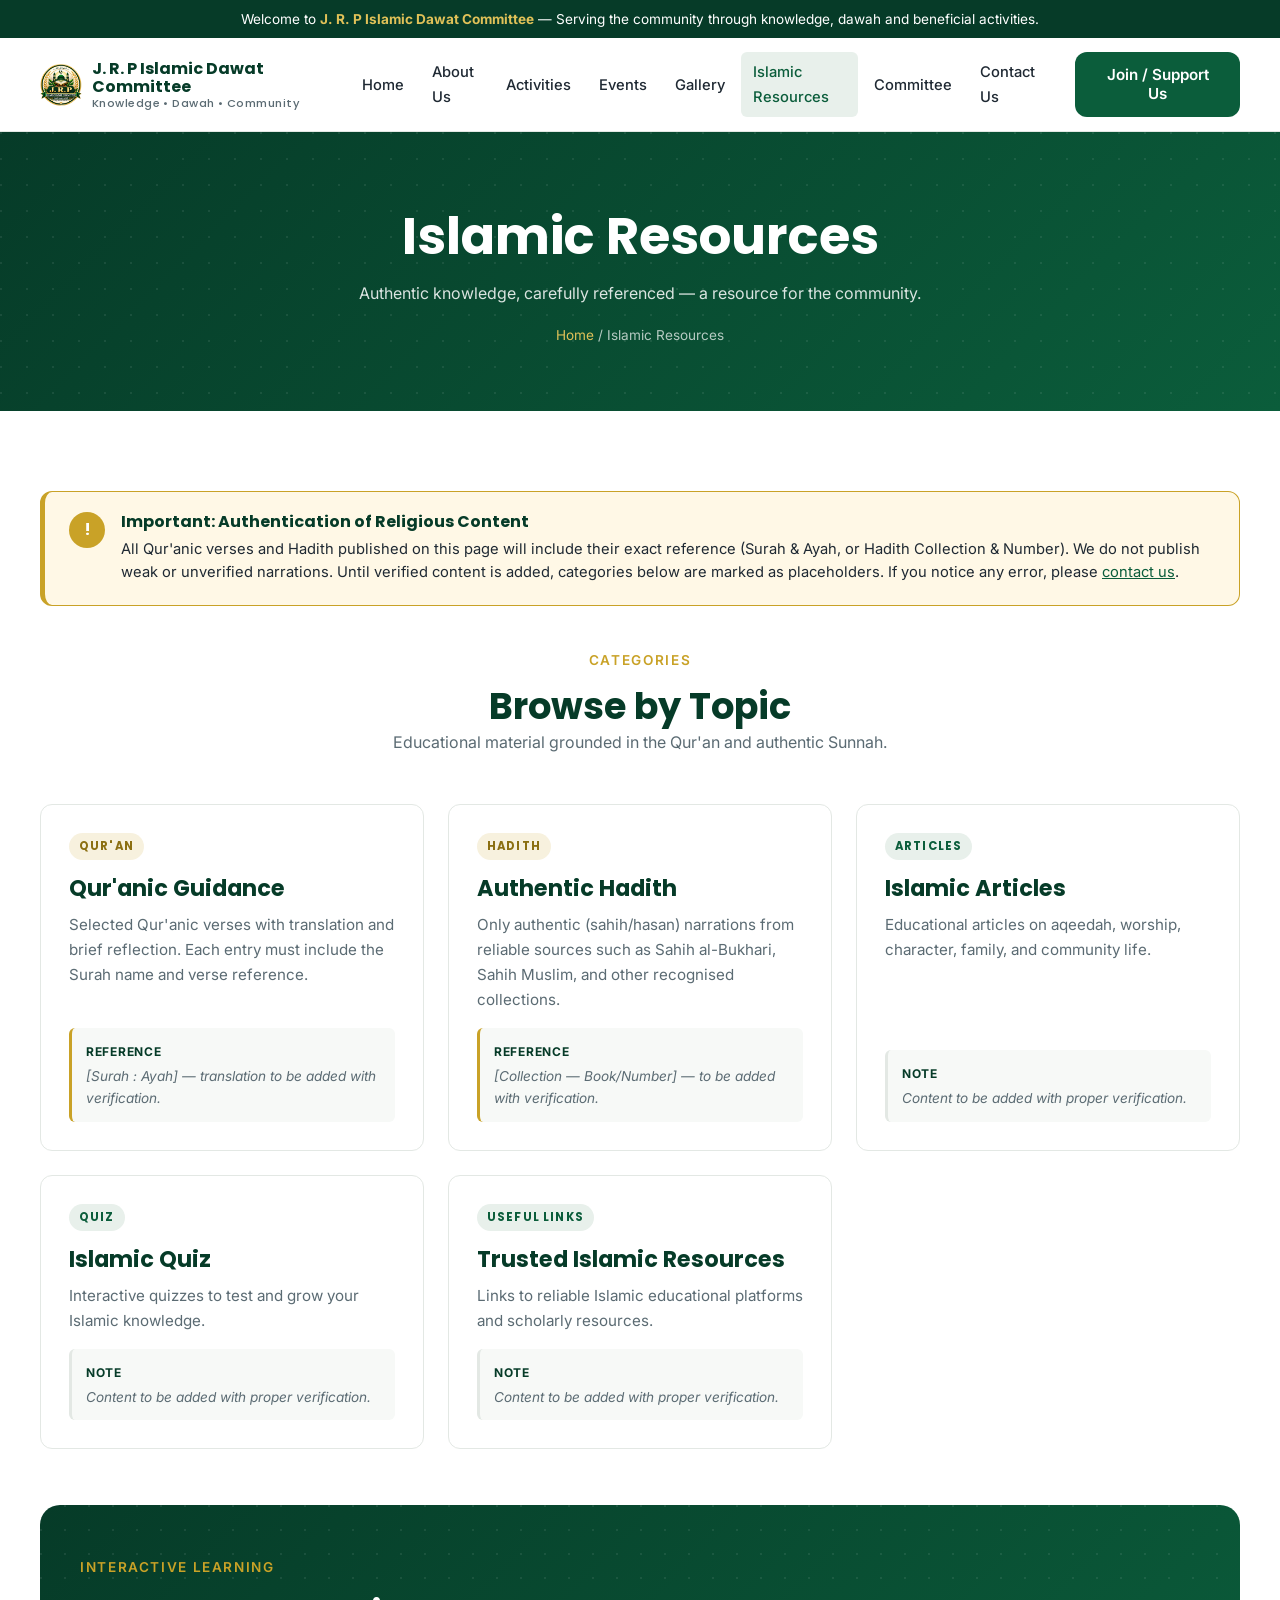
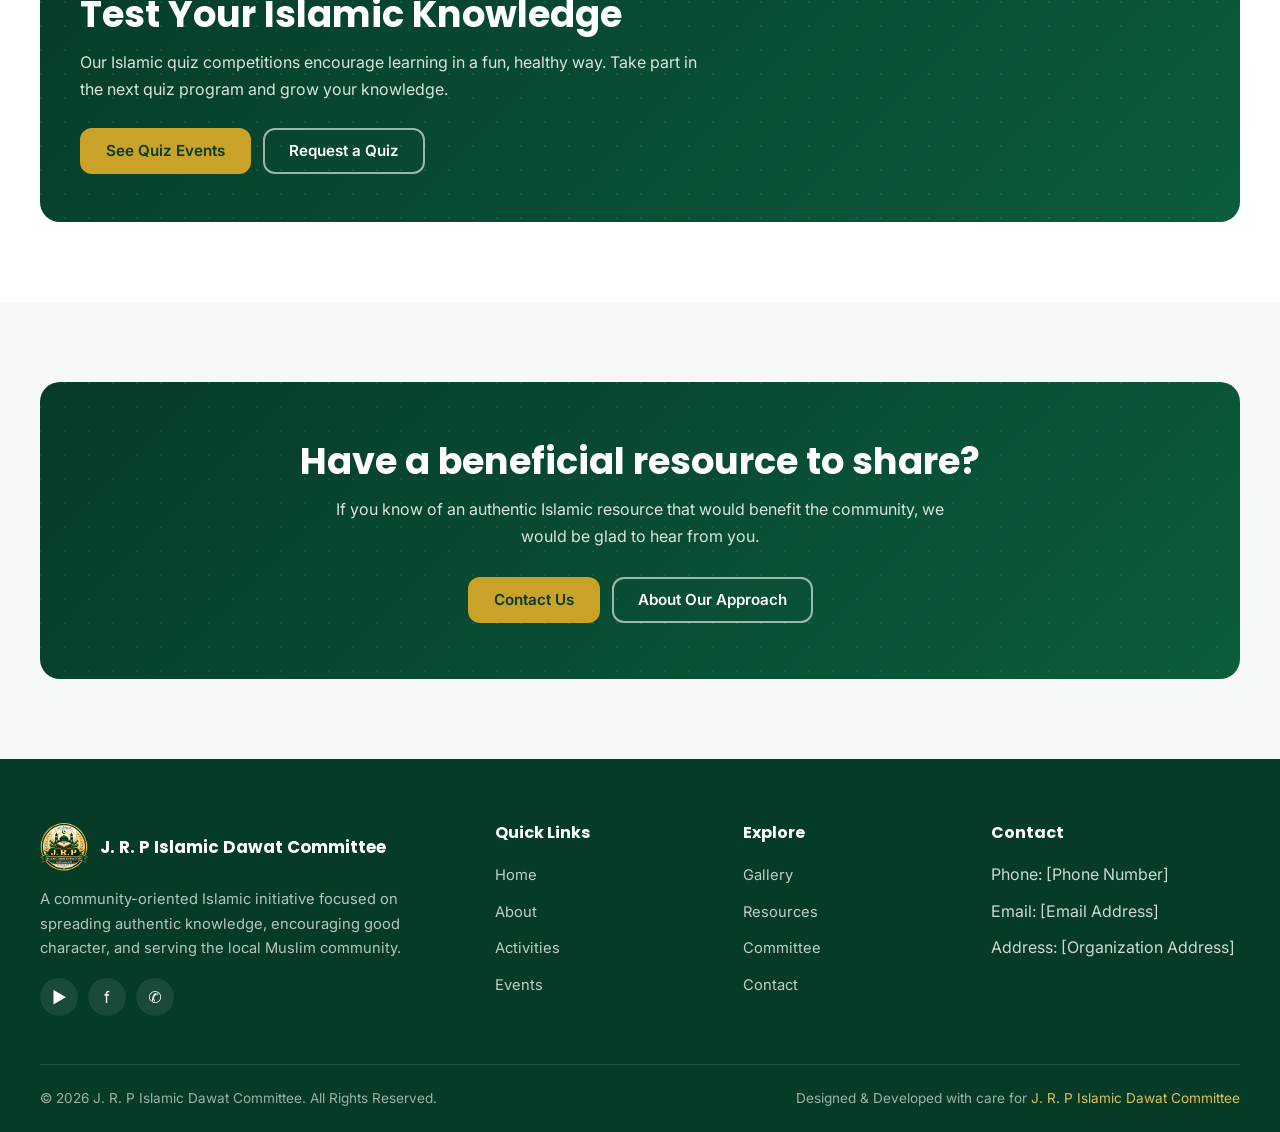
<file: resources.html>
<!DOCTYPE html>
<html lang="en">
<head>
<meta charset="UTF-8" />
<meta name="viewport" content="width=device-width, initial-scale=1.0" />
<title>Islamic Resources | J. R. P Islamic Dawat Committee</title>
<meta name="description" content="Authentic Islamic resources from J. R. P Islamic Dawat Committee — Qur'an, Hadith, educational articles, interactive quizzes, and trusted links to reliable Islamic platforms." />
<meta name="keywords" content="Qur'an, Hadith, Islamic articles, Islamic quiz, dawah resources, authentic Islam" />
<meta property="og:title" content="Islamic Resources — J. R. P Islamic Dawat Committee" />
<meta property="og:description" content="Qur'an, Hadith, articles, quizzes and trusted Islamic resources." />
<meta property="og:type" content="website" />
<link rel="icon" href="images/favicon.ico" />
<link rel="preconnect" href="https://fonts.googleapis.com" />
<link rel="preconnect" href="https://fonts.gstatic.com" crossorigin />
<link href="https://fonts.googleapis.com/css2?family=Inter:wght@400;500;600;700&family=Poppins:wght@500;600;700&family=Noto+Sans+Bengali:wght@400;500;600;700&display=swap" rel="stylesheet" />
<link rel="stylesheet" href="css/style.css" />
<link rel="stylesheet" href="css/responsive.css" />
<style>
  /* ---------- Reference Notice ---------- */
  .reference-notice {
    background: #fff8e6;
    border: 1px solid var(--gold);
    border-left: 5px solid var(--gold);
    padding: 20px 24px;
    border-radius: var(--radius);
    margin-bottom: 40px;
    display: flex;
    gap: 16px;
    align-items: flex-start;
  }
  .reference-notice__icon {
    flex-shrink: 0;
    width: 36px; height: 36px;
    background: var(--gold);
    color: var(--white);
    border-radius: 50%;
    display: flex; align-items: center; justify-content: center;
    font-weight: 700;
    font-family: 'Poppins', sans-serif;
  }
  .reference-notice h3 {
    font-size: 1rem;
    color: var(--dark-green);
    margin-bottom: 6px;
  }
  .reference-notice p {
    font-size: 0.92rem;
    color: var(--text-dark);
    margin: 0;
    line-height: 1.6;
  }

  /* ---------- Resource Cards ---------- */
  .resource-card {
    display: flex;
    flex-direction: column;
    height: 100%;
  }
  .resource-card__tag {
    display: inline-block;
    font-family: 'Poppins', sans-serif;
    font-size: 0.72rem;
    font-weight: 700;
    letter-spacing: 0.1em;
    text-transform: uppercase;
    padding: 4px 10px;
    border-radius: 999px;
    background: var(--light-green);
    color: var(--primary-green);
    margin-bottom: 14px;
    align-self: flex-start;
  }
  .resource-card__tag--gold {
    background: rgba(201, 162, 39, 0.15);
    color: #8b6f12;
  }
  .resource-card__ref {
    background: var(--light-bg);
    padding: 12px 14px;
    border-radius: var(--radius-sm);
    font-size: 0.85rem;
    color: var(--text-muted);
    margin-top: auto;
    padding-top: 14px;
    border-left: 3px solid var(--gold);
    font-style: italic;
  }
  .resource-card__ref strong {
    font-style: normal;
    color: var(--dark-green);
    display: block;
    font-size: 0.75rem;
    text-transform: uppercase;
    letter-spacing: 0.06em;
    margin-bottom: 3px;
  }

  /* ---------- Quiz Preview ---------- */
  .quiz-preview {
    background: linear-gradient(135deg, var(--dark-green), var(--primary-green));
    color: var(--white);
    border-radius: var(--radius-lg);
    padding: 48px 40px;
    position: relative;
    overflow: hidden;
    margin-top: 56px;
  }
  .quiz-preview::before {
    content: "";
    position: absolute; inset: 0;
    background-image: radial-gradient(circle at 1px 1px, rgba(255,255,255,0.08) 1px, transparent 0);
    background-size: 24px 24px;
  }
  .quiz-preview > * { position: relative; }
  .quiz-preview h2 { color: var(--white); margin-bottom: 12px; }
  .quiz-preview p { color: rgba(255,255,255,0.85); max-width: 640px; margin-bottom: 26px; }

  @media (max-width: 600px) {
    .quiz-preview { padding: 32px 24px; }
  }
</style>
</head>
<body>

<!-- Announcement Bar -->
<div class="announcement" role="region" aria-label="Announcement">
  Welcome to <strong>J. R. P Islamic Dawat Committee</strong> — Serving the community through knowledge, dawah and beneficial activities.
</div>

<!-- Navbar -->
<header class="navbar">
  <div class="container navbar__inner">
    <a href="index.html" class="navbar__brand" aria-label="Home">
      <img src="images/logo.png" alt="J. R. P Islamic Dawat Committee logo" />
      <span>
        J. R. P Islamic Dawat Committee
        <small>Knowledge • Dawah • Community</small>
      </span>
    </a>
    <nav class="navbar__nav" id="primaryNav" aria-label="Primary">
      <a href="index.html">Home</a>
      <a href="about.html">About Us</a>
      <a href="activities.html">Activities</a>
      <a href="events.html">Events</a>
      <a href="gallery.html">Gallery</a>
      <a href="resources.html">Islamic Resources</a>
      <a href="committee.html">Committee</a>
      <a href="contact.html">Contact Us</a>
    </nav>
    <a href="contact.html" class="btn btn--primary navbar__cta">Join / Support Us</a>
    <button class="navbar__toggle" aria-label="Toggle navigation" aria-controls="primaryNav" aria-expanded="false">
      <span></span><span></span><span></span>
    </button>
  </div>
</header>

<main>

  <!-- Page Header -->
  <section class="page-header">
    <div class="container">
      <h1>Islamic Resources</h1>
      <p>Authentic knowledge, carefully referenced — a resource for the community.</p>
      <div class="breadcrumb"><a href="index.html">Home</a> / Islamic Resources</div>
    </div>
  </section>

  <!-- Resources -->
  <section class="section">
    <div class="container">

      <!-- Reference Notice (mandatory per content policy) -->
      <div class="reference-notice reveal" role="note" aria-label="Important notice about references">
        <div class="reference-notice__icon" aria-hidden="true">!</div>
        <div>
          <h3>Important: Authentication of Religious Content</h3>
          <p>
            All Qur'anic verses and Hadith published on this page will include their exact reference
            (Surah &amp; Ayah, or Hadith Collection &amp; Number). We do not publish weak or unverified narrations.
            Until verified content is added, categories below are marked as placeholders. If you notice any error,
            please <a href="contact.html" style="color:var(--primary-green);text-decoration:underline;">contact us</a>.
          </p>
        </div>
      </div>

      <div class="section-header reveal">
        <span class="eyebrow">Categories</span>
        <h2>Browse by Topic</h2>
        <p>Educational material grounded in the Qur'an and authentic Sunnah.</p>
      </div>

      <div class="grid grid--3" id="resourcesGrid"></div>

      <!-- Quiz Preview -->
      <div class="quiz-preview reveal">
        <span class="eyebrow" style="color:var(--gold);font-weight:600;letter-spacing:.12em;text-transform:uppercase;font-size:.85rem;">Interactive Learning</span>
        <h2 style="margin-top:12px;">Test Your Islamic Knowledge</h2>
        <p>Our Islamic quiz competitions encourage learning in a fun, healthy way. Take part in the next quiz program and grow your knowledge.</p>
        <div style="display:flex;gap:12px;flex-wrap:wrap;">
          <a href="events.html" class="btn btn--gold">See Quiz Events</a>
          <a href="contact.html" class="btn btn--ghost-light">Request a Quiz</a>
        </div>
      </div>

    </div>
  </section>

  <!-- CTA -->
  <section class="section section--alt">
    <div class="container">
      <div class="cta-banner reveal">
        <h2>Have a beneficial resource to share?</h2>
        <p>If you know of an authentic Islamic resource that would benefit the community, we would be glad to hear from you.</p>
        <div class="btn-group">
          <a href="contact.html" class="btn btn--gold">Contact Us</a>
          <a href="about.html" class="btn btn--ghost-light">About Our Approach</a>
        </div>
      </div>
    </div>
  </section>

</main>

<!-- Footer -->
<footer class="footer">
  <div class="container">
    <div class="footer__grid">
      <div>
        <div class="footer__brand">
          <img src="images/logo.png" alt="J. R. P Islamic Dawat Committee logo" />
          <strong>J. R. P Islamic Dawat Committee</strong>
        </div>
        <p>A community-oriented Islamic initiative focused on spreading authentic knowledge, encouraging good character, and serving the local Muslim community.</p>
        <div class="footer__social">
          <a href="[YouTube URL]" aria-label="YouTube" target="_blank" rel="noopener">▶</a>
          <a href="[Facebook URL]" aria-label="Facebook" target="_blank" rel="noopener">f</a>
          <a href="[WhatsApp URL]" aria-label="WhatsApp" target="_blank" rel="noopener">✆</a>
        </div>
      </div>
      <div>
        <h4>Quick Links</h4>
        <ul>
          <li><a href="index.html">Home</a></li>
          <li><a href="about.html">About</a></li>
          <li><a href="activities.html">Activities</a></li>
          <li><a href="events.html">Events</a></li>
        </ul>
      </div>
      <div>
        <h4>Explore</h4>
        <ul>
          <li><a href="gallery.html">Gallery</a></li>
          <li><a href="resources.html">Resources</a></li>
          <li><a href="committee.html">Committee</a></li>
          <li><a href="contact.html">Contact</a></li>
        </ul>
      </div>
      <div>
        <h4>Contact</h4>
        <ul>
          <li>Phone: [Phone Number]</li>
          <li>Email: [Email Address]</li>
          <li>Address: [Organization Address]</li>
        </ul>
      </div>
    </div>
    <div class="footer__bottom">
      <span>© <span data-year>2026</span> J. R. P Islamic Dawat Committee. All Rights Reserved.</span>
      <span>Designed &amp; Developed with care for <em>J. R. P Islamic Dawat Committee</em></span>
    </div>
  </div>
</footer>

<script src="js/data.js"></script>
<script src="js/main.js"></script>
<script>
(function () {
  const U = window.JRPUtils;
  const grid = document.getElementById('resourcesGrid');
  if (!grid) return;

  const isGold = (cat) => cat === 'Hadith' || cat === "Qur'an";

  grid.innerHTML = resources.map(r => `
    <article class="card resource-card reveal">
      <span class="resource-card__tag ${isGold(r.category) ? 'resource-card__tag--gold' : ''}">
        ${U.escape(r.category)}
      </span>
      <h3 style="margin-bottom:10px;">${U.escape(r.title)}</h3>
      <p style="margin-bottom:16px;">${U.escape(r.description)}</p>
      ${r.reference
        ? `<div class="resource-card__ref"><strong>Reference</strong>${U.escape(r.reference)}</div>`
        : `<div class="resource-card__ref" style="border-left-color:var(--border);"><strong>Note</strong>Content to be added with proper verification.</div>`
      }
    </article>
  `).join('');

  document.querySelectorAll('.reveal:not(.is-visible)').forEach(el => {
    if (el.getBoundingClientRect().top < window.innerHeight) el.classList.add('is-visible');
  });
})();
</script>
</body>
</html>
</file>
<file: css/style.css>
/* =========================================================
   J. R. P Islamic Dawat Committee — Global Styles
   ========================================================= */

:root {
    --primary-green: #0b5d3b;
    --dark-green: #063b28;
    --light-green: #e8f0eb;
    --gold: #c9a227;
    --gold-light: #e0c158;
    --white: #ffffff;
    --light-bg: #f7f9f7;
    --text-dark: #1f2933;
    --text-muted: #5b6b73;
    --border: #e3e8e4;

    --radius-sm: 6px;
    --radius: 12px;
    --radius-lg: 20px;

    --shadow-sm: 0 1px 3px rgba(6, 59, 40, 0.08);
    --shadow: 0 4px 16px rgba(6, 59, 40, 0.08);
    --shadow-lg: 0 12px 32px rgba(6, 59, 40, 0.12);

    --container: 1200px;
    --transition: 0.25s ease;
}

* { box-sizing: border-box; margin: 0; padding: 0; }

html { scroll-behavior: smooth; }

body {
    font-family: 'Inter', 'Noto Sans Bengali', system-ui, sans-serif;
    font-size: 16px;
    line-height: 1.65;
    color: var(--text-dark);
    background: var(--white);
    -webkit-font-smoothing: antialiased;
}

h1, h2, h3, h4 {
    font-family: 'Poppins', 'Noto Sans Bengali', sans-serif;
    color: var(--dark-green);
    line-height: 1.25;
    font-weight: 700;
}
h1 { font-size: clamp(1.9rem, 4vw + 1rem, 3.2rem); }
h2 { font-size: clamp(1.5rem, 2.5vw + 1rem, 2.3rem); }
h3 { font-size: clamp(1.15rem, 1.2vw + 1rem, 1.4rem); }

p { color: var(--text-muted); }

a { color: var(--primary-green); text-decoration: none; transition: color var(--transition); }
a:hover { color: var(--gold); }

img { max-width: 100%; display: block; }

/* Utility */
.container { width: min(100% - 2rem, var(--container)); margin-inline: auto; }
.section { padding: 80px 0; }
.section--alt { background: var(--light-bg); }
.text-center { text-align: center; }

.section-header { max-width: 720px; margin: 0 auto 48px; text-align: center; }
.section-header .eyebrow {
    display: inline-block;
    color: var(--gold);
    font-size: 0.85rem;
    font-weight: 600;
    letter-spacing: 0.12em;
    text-transform: uppercase;
    margin-bottom: 12px;
}

/* Buttons */
.btn {
    display: inline-flex;
    align-items: center;
    gap: 8px;
    padding: 12px 24px;
    border-radius: var(--radius);
    font-weight: 600;
    font-size: 0.95rem;
    border: 2px solid transparent;
    cursor: pointer;
    transition: all var(--transition);
    text-align: center;
    line-height: 1.2;
}
.btn--primary { background: var(--primary-green); color: var(--white); }
.btn--primary:hover { background: var(--dark-green); color: var(--white); transform: translateY(-2px); box-shadow: var(--shadow); }
.btn--gold { background: var(--gold); color: var(--dark-green); }
.btn--gold:hover { background: var(--gold-light); color: var(--dark-green); transform: translateY(-2px); }
.btn--outline { background: transparent; border-color: var(--primary-green); color: var(--primary-green); }
.btn--outline:hover { background: var(--primary-green); color: var(--white); }
.btn--ghost-light { background: transparent; border-color: rgba(255,255,255,0.6); color: var(--white); }
.btn--ghost-light:hover { background: var(--white); color: var(--primary-green); }

/* Focus visibility */
:focus-visible { outline: 3px solid var(--gold); outline-offset: 2px; border-radius: 4px; }

/* ---------- Announcement Bar ---------- */
.announcement {
    background: var(--dark-green);
    color: var(--white);
    font-size: 0.85rem;
    padding: 8px 16px;
    text-align: center;
}
.announcement strong { color: var(--gold-light); }

/* ---------- Navbar ---------- */
.navbar {
    position: sticky;
    top: 0;
    z-index: 1000;
    background: rgba(255, 255, 255, 0.96);
    backdrop-filter: blur(8px);
    border-bottom: 1px solid var(--border);
    transition: box-shadow var(--transition);
}
.navbar.is-scrolled { box-shadow: var(--shadow); }
.navbar__inner {
    display: flex;
    align-items: center;
    justify-content: space-between;
    gap: 16px;
    padding: 14px 0;
}
.navbar__brand {
    display: flex;
    align-items: center;
    gap: 10px;
    font-family: 'Poppins', sans-serif;
    font-weight: 700;
    color: var(--dark-green);
    font-size: 1rem;
    line-height: 1.15;
}
.navbar__brand img { width: 42px; height: 42px; object-fit: contain; }
.navbar__brand span { display: flex; flex-direction: column; }
.navbar__brand small { font-weight: 500; font-size: 0.7rem; color: var(--text-muted); letter-spacing: 0.04em; }

.navbar__nav { display: flex; align-items: center; gap: 4px; }
.navbar__nav a {
    color: var(--text-dark);
    font-weight: 500;
    font-size: 0.92rem;
    padding: 8px 12px;
    border-radius: var(--radius-sm);
    transition: all var(--transition);
}
.navbar__nav a:hover, .navbar__nav a.active { color: var(--primary-green); background: var(--light-green); }

.navbar__cta { margin-left: 12px; }

.navbar__toggle {
    display: none;
    background: none;
    border: none;
    width: 44px; height: 44px;
    cursor: pointer;
    border-radius: var(--radius-sm);
    flex-direction: column;
    justify-content: center;
    align-items: center;
    gap: 5px;
}
.navbar__toggle span {
    display: block;
    width: 22px; height: 2px;
    background: var(--dark-green);
    border-radius: 2px;
    transition: all var(--transition);
}

/* ---------- Hero ---------- */
.hero {
    position: relative;
    background: linear-gradient(135deg, var(--dark-green) 0%, var(--primary-green) 100%);
    color: var(--white);
    overflow: hidden;
    padding: 96px 0;
}
.hero::before {
    content: "";
    position: absolute;
    inset: 0;
    background-image:
      radial-gradient(circle at 1px 1px, rgba(255,255,255,0.09) 1px, transparent 0);
    background-size: 28px 28px;
    opacity: 0.6;
    pointer-events: none;
}
.hero::after {
    content: "";
    position: absolute;
    right: -120px; top: -120px;
    width: 420px; height: 420px;
    border: 2px solid rgba(201, 162, 39, 0.25);
    border-radius: 50%;
    pointer-events: none;
}
.hero__inner { position: relative; max-width: 820px; }
.hero__eyebrow {
    display: inline-flex;
    align-items: center;
    gap: 8px;
    background: rgba(255,255,255,0.1);
    border: 1px solid rgba(201, 162, 39, 0.4);
    color: var(--gold-light);
    padding: 6px 14px;
    border-radius: 999px;
    font-size: 0.8rem;
    font-weight: 600;
    letter-spacing: 0.08em;
    text-transform: uppercase;
    margin-bottom: 20px;
}
.hero h1 { color: var(--white); margin-bottom: 20px; }
.hero h1 .accent { color: var(--gold); }
.hero p {
    color: rgba(255,255,255,0.85);
    font-size: 1.1rem;
    max-width: 620px;
    margin-bottom: 32px;
}
.hero__actions { display: flex; flex-wrap: wrap; gap: 12px; }

/* ---------- Cards Grid ---------- */
.grid { display: grid; gap: 24px; }
.grid--2 { grid-template-columns: repeat(2, 1fr); }
.grid--3 { grid-template-columns: repeat(3, 1fr); }
.grid--4 { grid-template-columns: repeat(4, 1fr); }

.card {
    background: var(--white);
    border: 1px solid var(--border);
    border-radius: var(--radius);
    padding: 28px;
    transition: all var(--transition);
}
.card:hover { border-color: var(--gold); box-shadow: var(--shadow); transform: translateY(-4px); }
.card__icon {
    width: 52px; height: 52px;
    display: flex;
    align-items: center;
    justify-content: center;
    background: var(--light-green);
    color: var(--primary-green);
    border-radius: var(--radius-sm);
    margin-bottom: 16px;
}
.card h3 { margin-bottom: 10px; }
.card p { font-size: 0.95rem; }
.card__link {
    display: inline-flex;
    align-items: center;
    gap: 6px;
    margin-top: 16px;
    font-weight: 600;
    font-size: 0.9rem;
    color: var(--primary-green);
}

/* ---------- Event Card ---------- */
.event-card {
    background: var(--white);
    border: 1px solid var(--border);
    border-radius: var(--radius);
    overflow: hidden;
    transition: all var(--transition);
    display: flex;
    flex-direction: column;
}
.event-card:hover { box-shadow: var(--shadow-lg); transform: translateY(-4px); border-color: var(--gold); }
.event-card__img {
    aspect-ratio: 16 / 9;
    background: linear-gradient(135deg, var(--primary-green), var(--dark-green));
    position: relative;
    overflow: hidden;
}
.event-card__img img { width: 100%; height: 100%; object-fit: cover; }
.event-card__date {
    position: absolute;
    top: 14px; left: 14px;
    background: var(--white);
    color: var(--dark-green);
    text-align: center;
    padding: 8px 12px;
    border-radius: var(--radius-sm);
    box-shadow: var(--shadow);
    line-height: 1;
}
.event-card__date strong { display: block; font-size: 1.25rem; font-family: 'Poppins', sans-serif; }
.event-card__date span { font-size: 0.72rem; text-transform: uppercase; color: var(--text-muted); letter-spacing: 0.08em; }
.event-card__body { padding: 22px; flex: 1; display: flex; flex-direction: column; }
.event-card__body h3 { font-size: 1.1rem; margin-bottom: 12px; }
.event-card__meta {
    display: flex;
    flex-direction: column;
    gap: 6px;
    font-size: 0.85rem;
    color: var(--text-muted);
    margin-bottom: 14px;
}
.event-card__meta span { display: flex; align-items: center; gap: 8px; }
.event-card__body p { font-size: 0.92rem; margin-bottom: 18px; flex: 1; }

/* ---------- Gallery Preview ---------- */
.gallery-preview {
    display: grid;
    grid-template-columns: repeat(4, 1fr);
    grid-auto-rows: 160px;
    gap: 12px;
}
.gallery-preview .gp-item { border-radius: var(--radius); overflow: hidden; position: relative; }
.gallery-preview .gp-item:nth-child(1) { grid-column: span 2; grid-row: span 2; }
.gallery-preview .gp-item img { width: 100%; height: 100%; object-fit: cover; transition: transform 0.4s ease; }
.gallery-preview .gp-item:hover img { transform: scale(1.06); }

/* ---------- CTA Banner ---------- */
.cta-banner {
    background: linear-gradient(135deg, var(--dark-green), var(--primary-green));
    color: var(--white);
    border-radius: var(--radius-lg);
    padding: 56px 40px;
    text-align: center;
    position: relative;
    overflow: hidden;
}
.cta-banner::before {
    content: "";
    position: absolute;
    inset: 0;
    background-image: radial-gradient(circle at 1px 1px, rgba(255,255,255,0.08) 1px, transparent 0);
    background-size: 24px 24px;
}
.cta-banner h2 { color: var(--white); position: relative; }
.cta-banner p { color: rgba(255,255,255,0.85); max-width: 620px; margin: 12px auto 28px; position: relative; }
.cta-banner .btn-group { position: relative; display: flex; justify-content: center; gap: 12px; flex-wrap: wrap; }

/* ---------- Footer ---------- */
.footer {
    background: var(--dark-green);
    color: rgba(255,255,255,0.8);
    padding: 64px 0 0;
}
.footer__grid {
    display: grid;
    grid-template-columns: 2fr 1fr 1fr 1.2fr;
    gap: 40px;
    padding-bottom: 48px;
    border-bottom: 1px solid rgba(255,255,255,0.1);
}
.footer h4 {
    color: var(--white);
    font-size: 1rem;
    margin-bottom: 18px;
    font-family: 'Poppins', sans-serif;
}
.footer__brand { display: flex; align-items: center; gap: 12px; margin-bottom: 16px; }
.footer__brand img { width: 48px; height: 48px; object-fit: contain; }
.footer__brand strong { color: var(--white); font-family: 'Poppins', sans-serif; font-size: 1.05rem; }
.footer p { color: rgba(255,255,255,0.7); font-size: 0.92rem; }
.footer ul { list-style: none; }
.footer ul li { margin-bottom: 10px; }
.footer ul a { color: rgba(255,255,255,0.75); font-size: 0.92rem; }
.footer ul a:hover { color: var(--gold); }
.footer__social { display: flex; gap: 10px; margin-top: 18px; }
.footer__social a {
    width: 38px; height: 38px;
    display: flex; align-items: center; justify-content: center;
    background: rgba(255,255,255,0.08);
    border-radius: 50%;
    color: var(--white);
    transition: all var(--transition);
}
.footer__social a:hover { background: var(--gold); color: var(--dark-green); transform: translateY(-2px); }
.footer__bottom {
    padding: 22px 0;
    display: flex;
    justify-content: space-between;
    align-items: center;
    flex-wrap: wrap;
    gap: 10px;
    font-size: 0.85rem;
    color: rgba(255,255,255,0.6);
}
.footer__bottom em { color: var(--gold-light); font-style: normal; }

/* ---------- Page Header ---------- */
.page-header {
    background: linear-gradient(135deg, var(--dark-green), var(--primary-green));
    color: var(--white);
    padding: 72px 0 64px;
    text-align: center;
    position: relative;
    overflow: hidden;
}
.page-header::before {
    content: "";
    position: absolute;
    inset: 0;
    background-image: radial-gradient(circle at 1px 1px, rgba(255,255,255,0.08) 1px, transparent 0);
    background-size: 26px 26px;
}
.page-header h1, .page-header p { color: var(--white); position: relative; }
.page-header p { color: rgba(255,255,255,0.85); max-width: 620px; margin: 12px auto 0; }
.page-header .breadcrumb { margin-top: 18px; font-size: 0.85rem; color: rgba(255,255,255,0.7); position: relative; }
.page-header .breadcrumb a { color: var(--gold-light); }

/* ---------- Animations ---------- */
.reveal { opacity: 0; transform: translateY(24px); transition: opacity 0.6s ease, transform 0.6s ease; }
.reveal.is-visible { opacity: 1; transform: translateY(0); }

@media (prefers-reduced-motion: reduce) {
    * { animation: none !important; transition: none !important; scroll-behavior: auto !important; }
    .reveal { opacity: 1; transform: none; }
}
</file>
<file: css/responsive.css>
/* =========================================================
   Responsive Styles
   ========================================================= */

@media (max-width: 1024px) {
    .grid--4 { grid-template-columns: repeat(2, 1fr); }
    .footer__grid { grid-template-columns: 1fr 1fr; }
    .gallery-preview { grid-auto-rows: 140px; }
}

@media (max-width: 880px) {
    .section { padding: 64px 0; }
    .grid--3 { grid-template-columns: repeat(2, 1fr); }

    /* Mobile nav */
    .navbar__nav {
        position: fixed;
        top: 0; right: -100%;
        height: 100vh;
        width: min(320px, 85vw);
        background: var(--white);
        flex-direction: column;
        align-items: stretch;
        padding: 88px 20px 24px;
        gap: 4px;
        box-shadow: -8px 0 32px rgba(0,0,0,0.12);
        transition: right 0.3s ease;
        overflow-y: auto;
        z-index: 1100;
    }
    .navbar__nav.is-open { right: 0; }
    .navbar__nav a { padding: 14px 12px; border-radius: var(--radius-sm); }
    .navbar__cta { display: none; }
    .navbar__toggle { display: flex; z-index: 1200; }
    .navbar__toggle.is-open span:nth-child(1) { transform: translateY(7px) rotate(45deg); }
    .navbar__toggle.is-open span:nth-child(2) { opacity: 0; }
    .navbar__toggle.is-open span:nth-child(3) { transform: translateY(-7px) rotate(-45deg); }

    .nav-overlay {
        position: fixed;
        inset: 0;
        background: rgba(6, 59, 40, 0.5);
        opacity: 0;
        visibility: hidden;
        transition: all 0.3s ease;
        z-index: 1050;
    }
    .nav-overlay.is-open { opacity: 1; visibility: visible; }

    .hero { padding: 72px 0; }
    .gallery-preview { grid-template-columns: repeat(2, 1fr); grid-auto-rows: 140px; }
    .gallery-preview .gp-item:nth-child(1) { grid-column: span 2; grid-row: span 1; }
}

@media (max-width: 600px) {
    .grid--2, .grid--3, .grid--4 { grid-template-columns: 1fr; }
    .section { padding: 56px 0; }
    .hero { padding: 56px 0; }
    .cta-banner { padding: 40px 22px; }
    .footer__grid { grid-template-columns: 1fr; gap: 32px; }
    .footer__bottom { flex-direction: column; text-align: center; }
    .btn { width: 100%; justify-content: center; }
    .hero__actions { flex-direction: column; }
    .hero__actions .btn { width: 100%; }
}
</file>
